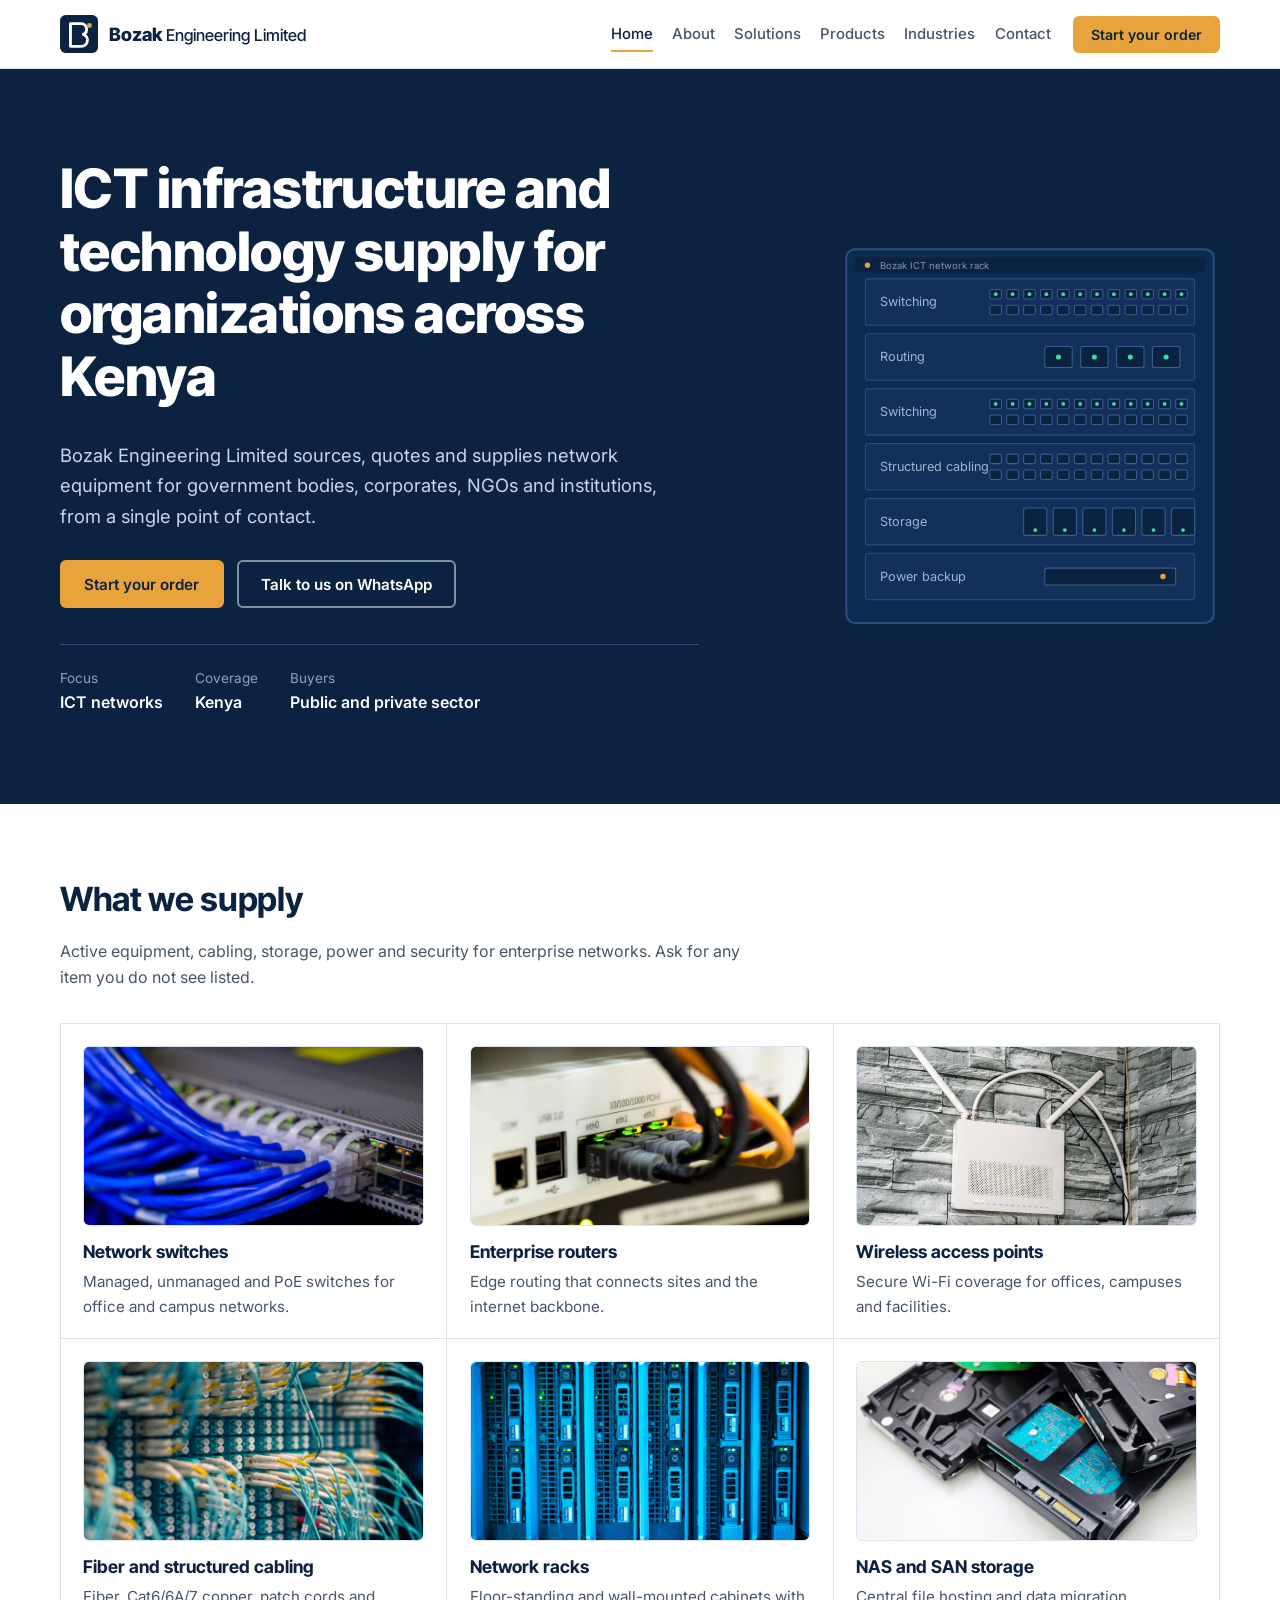
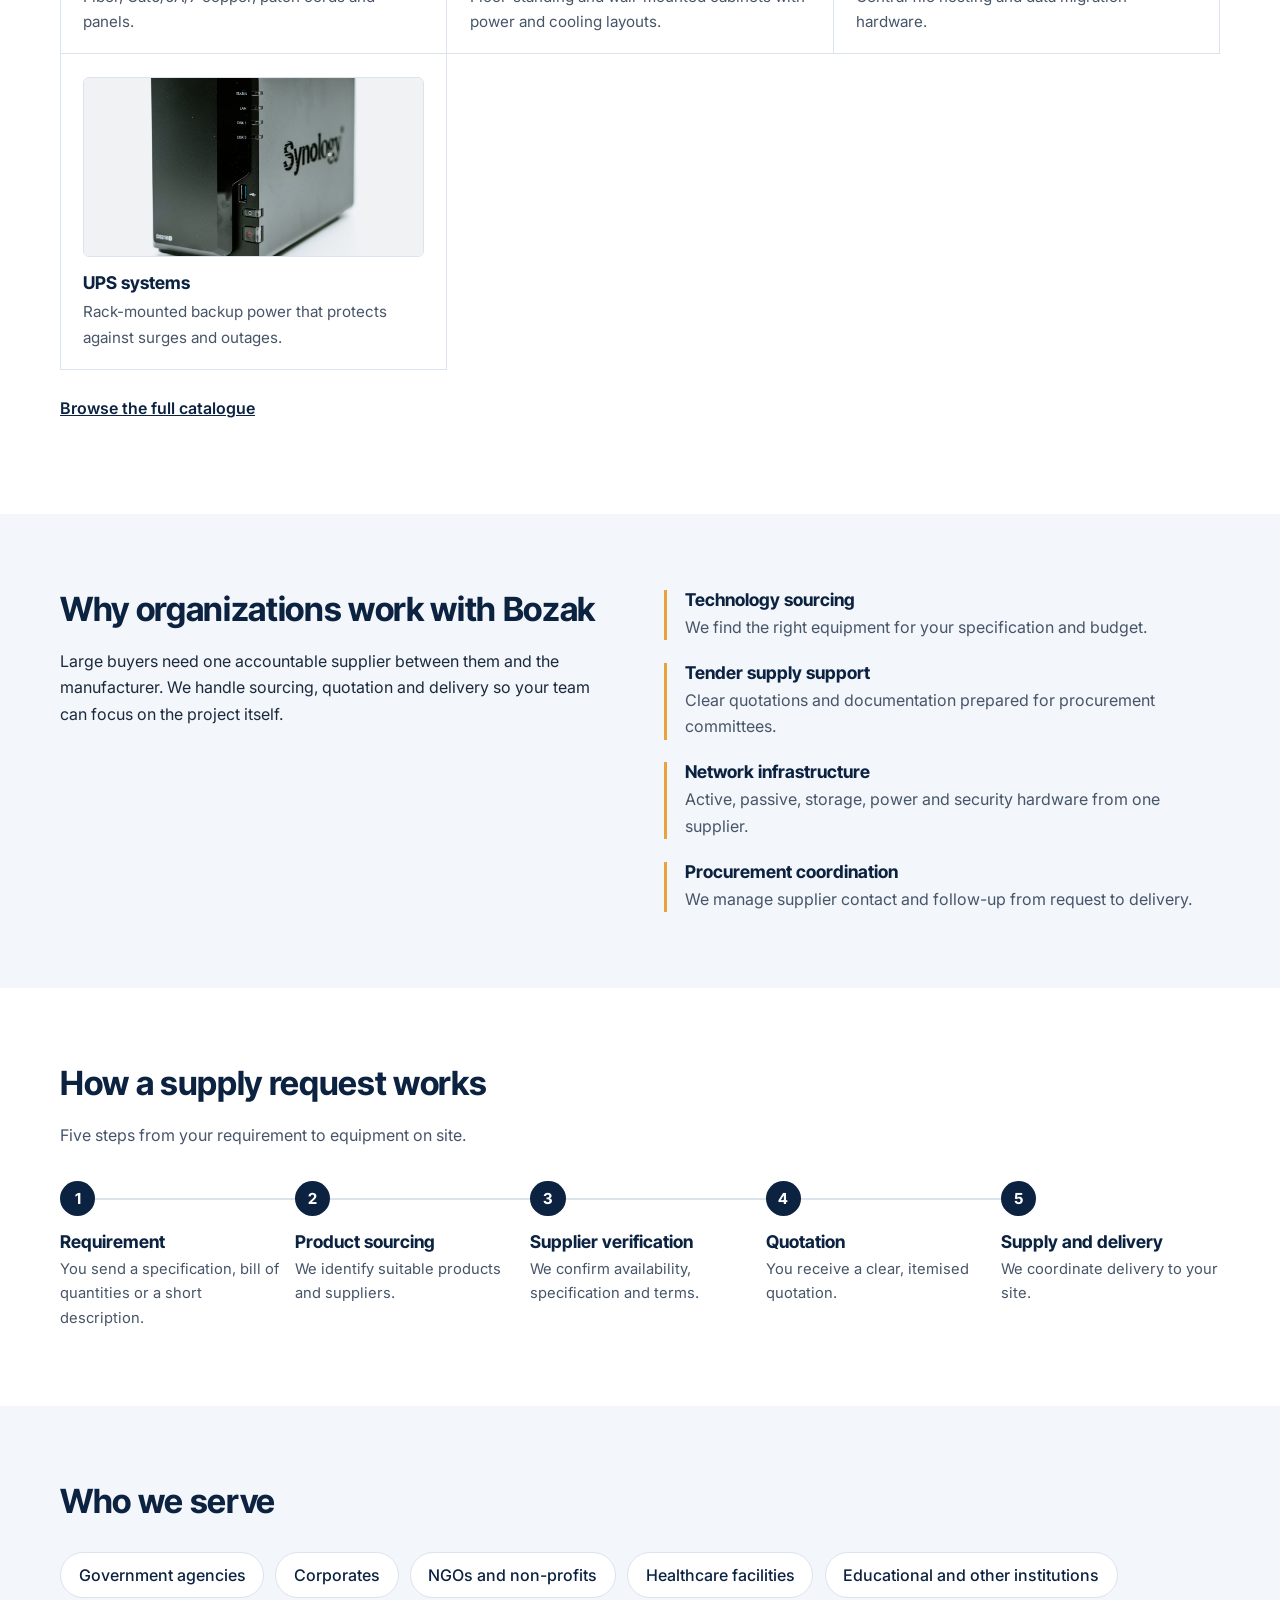
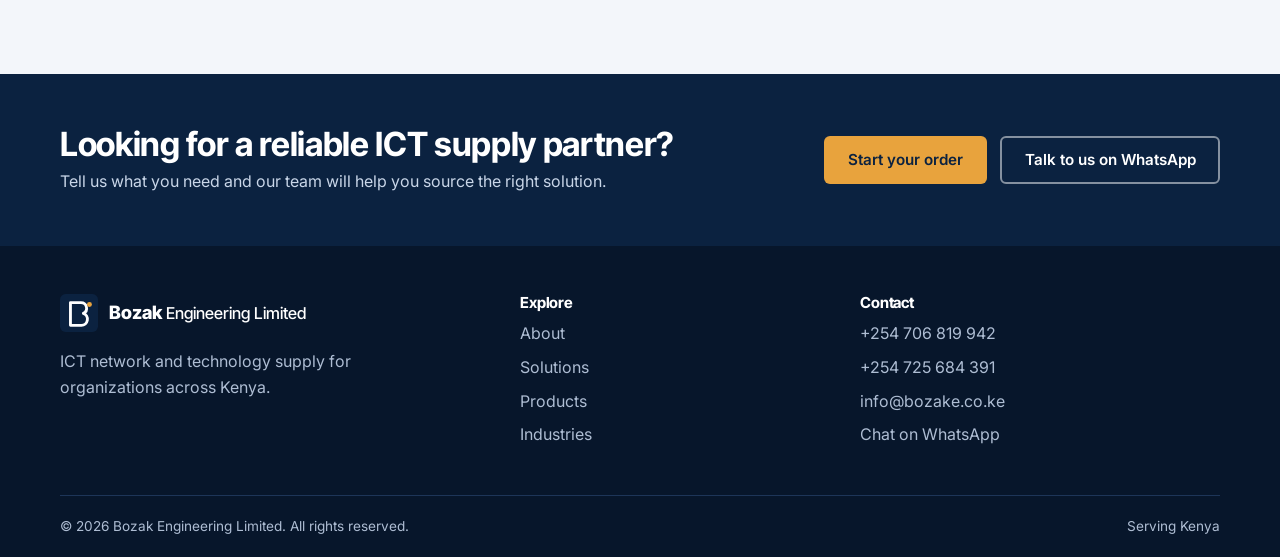
<file: index.html>
<!DOCTYPE html>
<html lang="en">
<head>
<meta charset="UTF-8">
<meta name="viewport" content="width=device-width, initial-scale=1">
<title>ICT Network & Technology Supply in Kenya | Bozak Engineering Limited</title>
<meta name="description" content="Bozak Engineering Limited supplies ICT network equipment and technology to government, corporate and institutional buyers across Kenya.">
<meta name="theme-color" content="#0B2240">
<link rel="preconnect" href="https://fonts.googleapis.com">
<link rel="preconnect" href="https://fonts.gstatic.com" crossorigin>
<link href="https://fonts.googleapis.com/css2?family=Inter:wght@400;500;600;700&family=Inter+Tight:wght@600;700;800&display=swap" rel="stylesheet">
<link rel="stylesheet" href="css/style.css">
<link rel="stylesheet" href="css/responsive.css">
</head>
<body>
<a class="skip" href="#main">Skip to content</a>
<header class="site-header">
  <div class="container bar">
    <a class="brand" href="index.html" aria-label="Bozak Engineering Limited home"><svg class="logo-mark" viewBox="0 0 40 40" aria-hidden="true"><rect width="40" height="40" rx="6" fill="#0B2240"/><path d="M11 9h11a6 6 0 0 1 2.6 11.4A6.5 6.5 0 0 1 22.5 33H11z" fill="none" stroke="#fff" stroke-width="3" stroke-linejoin="round"/><circle cx="31" cy="11" r="2.6" fill="#E8A33D"/></svg><span class="brand-text"><strong>Bozak</strong> Engineering Limited</span></a>
    <button class="nav-toggle" aria-expanded="false" aria-controls="primary-nav" aria-label="Open menu"><span></span><span></span><span></span></button>
    <nav id="primary-nav" class="primary-nav" aria-label="Main">
      <ul><li><a href="index.html" aria-current="page">Home</a></li><li><a href="about.html">About</a></li><li><a href="services.html">Solutions</a></li><li><a href="products.html">Products</a></li><li><a href="industries.html">Industries</a></li><li><a href="contact.html">Contact</a></li></ul>
      <a class="btn btn-amber btn-sm" href="contact.html#quote">Start your order</a>
    </nav>
  </div>
</header>
<main id="main">

<section class="hero">
  <div class="container hero-grid">
    <div class="hero-copy">
      <h1>ICT infrastructure and technology supply for organizations across Kenya</h1>
      <p class="lead">Bozak Engineering Limited sources, quotes and supplies network equipment for government bodies, corporates, NGOs and institutions, from a single point of contact.</p>
      <div class="hero-actions">
        <a class="btn btn-amber" href="contact.html#quote">Start your order</a>
        <a class="btn btn-ghost-light" href="https://wa.me/254706819942?text=Hello%20Bozak%20Engineering%2C%20I%20would%20like%20a%20quotation." target="_blank" rel="noopener">Talk to us on WhatsApp</a>
      </div>
      <dl class="hero-facts">
        <div><dt>Focus</dt><dd>ICT networks</dd></div>
        <div><dt>Coverage</dt><dd>Kenya</dd></div>
        <div><dt>Buyers</dt><dd>Public and private sector</dd></div>
      </dl>
    </div>
    <div class="hero-visual"><svg class="rack" viewBox="0 0 360 366" role="img" aria-label="Illustration of a network equipment rack with switches, router, cabling panel, storage and power backup"><rect x="6" y="6" width="348" height="354" rx="8" fill="#0d2a50" stroke="#2b4d80" stroke-width="2"/><rect x="14" y="14" width="332" height="14" rx="3" fill="#0B2240"/><circle cx="26" cy="21" r="2.5" fill="#E8A33D"/><text x="38" y="25" fill="#7f97b8" font-size="9" font-family="Inter,sans-serif">Bozak ICT network rack</text><g transform="translate(24,34)"><rect width="312" height="44" rx="3" fill="#13305a" stroke="#2b4d80"/><text x="14" y="26" fill="#9fb4d1" font-size="12" font-family="Inter,sans-serif">Switching</text><rect x="118" y="10" width="11" height="9" rx="1.5" fill="#0B2240" stroke="#3a5d93"/><rect x="118" y="25" width="11" height="9" rx="1.5" fill="#0B2240" stroke="#3a5d93"/><circle class="led" style="--d:0.07s" cx="123.5" cy="14.5" r="1.8" fill="#3DDC97"/><rect x="134" y="10" width="11" height="9" rx="1.5" fill="#0B2240" stroke="#3a5d93"/><rect x="134" y="25" width="11" height="9" rx="1.5" fill="#0B2240" stroke="#3a5d93"/><circle class="led" style="--d:0.14s" cx="139.5" cy="14.5" r="1.8" fill="#3DDC97"/><rect x="150" y="10" width="11" height="9" rx="1.5" fill="#0B2240" stroke="#3a5d93"/><rect x="150" y="25" width="11" height="9" rx="1.5" fill="#0B2240" stroke="#3a5d93"/><circle class="led" style="--d:0.21s" cx="155.5" cy="14.5" r="1.8" fill="#3DDC97"/><rect x="166" y="10" width="11" height="9" rx="1.5" fill="#0B2240" stroke="#3a5d93"/><rect x="166" y="25" width="11" height="9" rx="1.5" fill="#0B2240" stroke="#3a5d93"/><circle class="led" style="--d:0.28s" cx="171.5" cy="14.5" r="1.8" fill="#3DDC97"/><rect x="182" y="10" width="11" height="9" rx="1.5" fill="#0B2240" stroke="#3a5d93"/><rect x="182" y="25" width="11" height="9" rx="1.5" fill="#0B2240" stroke="#3a5d93"/><circle class="led" style="--d:0.35s" cx="187.5" cy="14.5" r="1.8" fill="#3DDC97"/><rect x="198" y="10" width="11" height="9" rx="1.5" fill="#0B2240" stroke="#3a5d93"/><rect x="198" y="25" width="11" height="9" rx="1.5" fill="#0B2240" stroke="#3a5d93"/><circle class="led" style="--d:0.42s" cx="203.5" cy="14.5" r="1.8" fill="#3DDC97"/><rect x="214" y="10" width="11" height="9" rx="1.5" fill="#0B2240" stroke="#3a5d93"/><rect x="214" y="25" width="11" height="9" rx="1.5" fill="#0B2240" stroke="#3a5d93"/><circle class="led" style="--d:0.49s" cx="219.5" cy="14.5" r="1.8" fill="#3DDC97"/><rect x="230" y="10" width="11" height="9" rx="1.5" fill="#0B2240" stroke="#3a5d93"/><rect x="230" y="25" width="11" height="9" rx="1.5" fill="#0B2240" stroke="#3a5d93"/><circle class="led" style="--d:0.56s" cx="235.5" cy="14.5" r="1.8" fill="#3DDC97"/><rect x="246" y="10" width="11" height="9" rx="1.5" fill="#0B2240" stroke="#3a5d93"/><rect x="246" y="25" width="11" height="9" rx="1.5" fill="#0B2240" stroke="#3a5d93"/><circle class="led" style="--d:0.63s" cx="251.5" cy="14.5" r="1.8" fill="#3DDC97"/><rect x="262" y="10" width="11" height="9" rx="1.5" fill="#0B2240" stroke="#3a5d93"/><rect x="262" y="25" width="11" height="9" rx="1.5" fill="#0B2240" stroke="#3a5d93"/><circle class="led" style="--d:0.70s" cx="267.5" cy="14.5" r="1.8" fill="#3DDC97"/><rect x="278" y="10" width="11" height="9" rx="1.5" fill="#0B2240" stroke="#3a5d93"/><rect x="278" y="25" width="11" height="9" rx="1.5" fill="#0B2240" stroke="#3a5d93"/><circle class="led" style="--d:0.77s" cx="283.5" cy="14.5" r="1.8" fill="#3DDC97"/><rect x="294" y="10" width="11" height="9" rx="1.5" fill="#0B2240" stroke="#3a5d93"/><rect x="294" y="25" width="11" height="9" rx="1.5" fill="#0B2240" stroke="#3a5d93"/><circle class="led" style="--d:0.84s" cx="299.5" cy="14.5" r="1.8" fill="#3DDC97"/></g><g transform="translate(24,86)"><rect width="312" height="44" rx="3" fill="#13305a" stroke="#2b4d80"/><text x="14" y="26" fill="#9fb4d1" font-size="12" font-family="Inter,sans-serif">Routing</text><rect x="170" y="12" width="26" height="20" rx="2" fill="#0B2240" stroke="#3a5d93"/><circle class="led" style="--d:0.91s" cx="183" cy="22" r="2.4" fill="#3DDC97"/><rect x="204" y="12" width="26" height="20" rx="2" fill="#0B2240" stroke="#3a5d93"/><circle class="led" style="--d:0.98s" cx="217" cy="22" r="2.4" fill="#3DDC97"/><rect x="238" y="12" width="26" height="20" rx="2" fill="#0B2240" stroke="#3a5d93"/><circle class="led" style="--d:1.05s" cx="251" cy="22" r="2.4" fill="#3DDC97"/><rect x="272" y="12" width="26" height="20" rx="2" fill="#0B2240" stroke="#3a5d93"/><circle class="led" style="--d:1.12s" cx="285" cy="22" r="2.4" fill="#3DDC97"/></g><g transform="translate(24,138)"><rect width="312" height="44" rx="3" fill="#13305a" stroke="#2b4d80"/><text x="14" y="26" fill="#9fb4d1" font-size="12" font-family="Inter,sans-serif">Switching</text><rect x="118" y="10" width="11" height="9" rx="1.5" fill="#0B2240" stroke="#3a5d93"/><rect x="118" y="25" width="11" height="9" rx="1.5" fill="#0B2240" stroke="#3a5d93"/><circle class="led" style="--d:1.19s" cx="123.5" cy="14.5" r="1.8" fill="#3DDC97"/><rect x="134" y="10" width="11" height="9" rx="1.5" fill="#0B2240" stroke="#3a5d93"/><rect x="134" y="25" width="11" height="9" rx="1.5" fill="#0B2240" stroke="#3a5d93"/><circle class="led" style="--d:1.26s" cx="139.5" cy="14.5" r="1.8" fill="#3DDC97"/><rect x="150" y="10" width="11" height="9" rx="1.5" fill="#0B2240" stroke="#3a5d93"/><rect x="150" y="25" width="11" height="9" rx="1.5" fill="#0B2240" stroke="#3a5d93"/><circle class="led" style="--d:1.33s" cx="155.5" cy="14.5" r="1.8" fill="#3DDC97"/><rect x="166" y="10" width="11" height="9" rx="1.5" fill="#0B2240" stroke="#3a5d93"/><rect x="166" y="25" width="11" height="9" rx="1.5" fill="#0B2240" stroke="#3a5d93"/><circle class="led" style="--d:1.40s" cx="171.5" cy="14.5" r="1.8" fill="#3DDC97"/><rect x="182" y="10" width="11" height="9" rx="1.5" fill="#0B2240" stroke="#3a5d93"/><rect x="182" y="25" width="11" height="9" rx="1.5" fill="#0B2240" stroke="#3a5d93"/><circle class="led" style="--d:1.47s" cx="187.5" cy="14.5" r="1.8" fill="#3DDC97"/><rect x="198" y="10" width="11" height="9" rx="1.5" fill="#0B2240" stroke="#3a5d93"/><rect x="198" y="25" width="11" height="9" rx="1.5" fill="#0B2240" stroke="#3a5d93"/><circle class="led" style="--d:1.54s" cx="203.5" cy="14.5" r="1.8" fill="#3DDC97"/><rect x="214" y="10" width="11" height="9" rx="1.5" fill="#0B2240" stroke="#3a5d93"/><rect x="214" y="25" width="11" height="9" rx="1.5" fill="#0B2240" stroke="#3a5d93"/><circle class="led" style="--d:1.61s" cx="219.5" cy="14.5" r="1.8" fill="#3DDC97"/><rect x="230" y="10" width="11" height="9" rx="1.5" fill="#0B2240" stroke="#3a5d93"/><rect x="230" y="25" width="11" height="9" rx="1.5" fill="#0B2240" stroke="#3a5d93"/><circle class="led" style="--d:1.68s" cx="235.5" cy="14.5" r="1.8" fill="#3DDC97"/><rect x="246" y="10" width="11" height="9" rx="1.5" fill="#0B2240" stroke="#3a5d93"/><rect x="246" y="25" width="11" height="9" rx="1.5" fill="#0B2240" stroke="#3a5d93"/><circle class="led" style="--d:1.75s" cx="251.5" cy="14.5" r="1.8" fill="#3DDC97"/><rect x="262" y="10" width="11" height="9" rx="1.5" fill="#0B2240" stroke="#3a5d93"/><rect x="262" y="25" width="11" height="9" rx="1.5" fill="#0B2240" stroke="#3a5d93"/><circle class="led" style="--d:1.82s" cx="267.5" cy="14.5" r="1.8" fill="#3DDC97"/><rect x="278" y="10" width="11" height="9" rx="1.5" fill="#0B2240" stroke="#3a5d93"/><rect x="278" y="25" width="11" height="9" rx="1.5" fill="#0B2240" stroke="#3a5d93"/><circle class="led" style="--d:1.89s" cx="283.5" cy="14.5" r="1.8" fill="#3DDC97"/><rect x="294" y="10" width="11" height="9" rx="1.5" fill="#0B2240" stroke="#3a5d93"/><rect x="294" y="25" width="11" height="9" rx="1.5" fill="#0B2240" stroke="#3a5d93"/><circle class="led" style="--d:1.96s" cx="299.5" cy="14.5" r="1.8" fill="#3DDC97"/></g><g transform="translate(24,190)"><rect width="312" height="44" rx="3" fill="#13305a" stroke="#2b4d80"/><text x="14" y="26" fill="#9fb4d1" font-size="12" font-family="Inter,sans-serif">Structured cabling</text><rect x="118" y="10" width="11" height="9" rx="1.5" fill="#0B2240" stroke="#3a5d93"/><rect x="118" y="25" width="11" height="9" rx="1.5" fill="#0B2240" stroke="#3a5d93"/><rect x="134" y="10" width="11" height="9" rx="1.5" fill="#0B2240" stroke="#3a5d93"/><rect x="134" y="25" width="11" height="9" rx="1.5" fill="#0B2240" stroke="#3a5d93"/><rect x="150" y="10" width="11" height="9" rx="1.5" fill="#0B2240" stroke="#3a5d93"/><rect x="150" y="25" width="11" height="9" rx="1.5" fill="#0B2240" stroke="#3a5d93"/><rect x="166" y="10" width="11" height="9" rx="1.5" fill="#0B2240" stroke="#3a5d93"/><rect x="166" y="25" width="11" height="9" rx="1.5" fill="#0B2240" stroke="#3a5d93"/><rect x="182" y="10" width="11" height="9" rx="1.5" fill="#0B2240" stroke="#3a5d93"/><rect x="182" y="25" width="11" height="9" rx="1.5" fill="#0B2240" stroke="#3a5d93"/><rect x="198" y="10" width="11" height="9" rx="1.5" fill="#0B2240" stroke="#3a5d93"/><rect x="198" y="25" width="11" height="9" rx="1.5" fill="#0B2240" stroke="#3a5d93"/><rect x="214" y="10" width="11" height="9" rx="1.5" fill="#0B2240" stroke="#3a5d93"/><rect x="214" y="25" width="11" height="9" rx="1.5" fill="#0B2240" stroke="#3a5d93"/><rect x="230" y="10" width="11" height="9" rx="1.5" fill="#0B2240" stroke="#3a5d93"/><rect x="230" y="25" width="11" height="9" rx="1.5" fill="#0B2240" stroke="#3a5d93"/><rect x="246" y="10" width="11" height="9" rx="1.5" fill="#0B2240" stroke="#3a5d93"/><rect x="246" y="25" width="11" height="9" rx="1.5" fill="#0B2240" stroke="#3a5d93"/><rect x="262" y="10" width="11" height="9" rx="1.5" fill="#0B2240" stroke="#3a5d93"/><rect x="262" y="25" width="11" height="9" rx="1.5" fill="#0B2240" stroke="#3a5d93"/><rect x="278" y="10" width="11" height="9" rx="1.5" fill="#0B2240" stroke="#3a5d93"/><rect x="278" y="25" width="11" height="9" rx="1.5" fill="#0B2240" stroke="#3a5d93"/><rect x="294" y="10" width="11" height="9" rx="1.5" fill="#0B2240" stroke="#3a5d93"/><rect x="294" y="25" width="11" height="9" rx="1.5" fill="#0B2240" stroke="#3a5d93"/></g><g transform="translate(24,242)"><rect width="312" height="44" rx="3" fill="#13305a" stroke="#2b4d80"/><text x="14" y="26" fill="#9fb4d1" font-size="12" font-family="Inter,sans-serif">Storage</text><rect x="150" y="9" width="22" height="26" rx="2" fill="#0B2240" stroke="#3a5d93"/><circle class="led" style="--d:2.03s" cx="161" cy="30" r="1.8" fill="#3DDC97"/><rect x="178" y="9" width="22" height="26" rx="2" fill="#0B2240" stroke="#3a5d93"/><circle class="led" style="--d:2.10s" cx="189" cy="30" r="1.8" fill="#3DDC97"/><rect x="206" y="9" width="22" height="26" rx="2" fill="#0B2240" stroke="#3a5d93"/><circle class="led" style="--d:2.17s" cx="217" cy="30" r="1.8" fill="#3DDC97"/><rect x="234" y="9" width="22" height="26" rx="2" fill="#0B2240" stroke="#3a5d93"/><circle class="led" style="--d:2.24s" cx="245" cy="30" r="1.8" fill="#3DDC97"/><rect x="262" y="9" width="22" height="26" rx="2" fill="#0B2240" stroke="#3a5d93"/><circle class="led" style="--d:2.31s" cx="273" cy="30" r="1.8" fill="#3DDC97"/><rect x="290" y="9" width="22" height="26" rx="2" fill="#0B2240" stroke="#3a5d93"/><circle class="led" style="--d:2.38s" cx="301" cy="30" r="1.8" fill="#3DDC97"/></g><g transform="translate(24,294)"><rect width="312" height="44" rx="3" fill="#13305a" stroke="#2b4d80"/><text x="14" y="26" fill="#9fb4d1" font-size="12" font-family="Inter,sans-serif">Power backup</text><rect x="170" y="14" width="124" height="16" rx="2" fill="#0B2240" stroke="#3a5d93"/><circle class="led amber" style="--d:2.38s" cx="282" cy="22" r="2.6" fill="#E8A33D"/></g></svg></div>
  </div>
</section>

<section class="section">
  <div class="container">
    <div class="section-head"><h2>What we supply</h2><p>Active equipment, cabling, storage, power and security for enterprise networks. Ask for any item you do not see listed.</p></div>
    <ul class="supply-grid">
      <li class="supply-item"><img src="assets/images/Network switches.jpg" alt="Network switches" loading="lazy"><h3>Network switches</h3><p>Managed, unmanaged and PoE switches for office and campus networks.</p></li>
      <li class="supply-item"><img src="assets/images/Enterprise routers.jpg" alt="Enterprise routers" loading="lazy"><h3>Enterprise routers</h3><p>Edge routing that connects sites and the internet backbone.</p></li>
      <li class="supply-item"><img src="assets/images/Wireless access points.jpg" alt="Wireless access points" loading="lazy"><h3>Wireless access points</h3><p>Secure Wi-Fi coverage for offices, campuses and facilities.</p></li>
      <li class="supply-item"><img src="assets/images/Fiber and structured cabling.jpg" alt="Fiber and structured cabling" loading="lazy"><h3>Fiber and structured cabling</h3><p>Fiber, Cat6/6A/7 copper, patch cords and panels.</p></li>
      <li class="supply-item"><img src="assets/images/Network racks.jpg" alt="Network racks" loading="lazy"><h3>Network racks</h3><p>Floor-standing and wall-mounted cabinets with power and cooling layouts.</p></li>
      <li class="supply-item"><img src="assets/images/NAS and SAN storage.jpg" alt="NAS and SAN storage" loading="lazy"><h3>NAS and SAN storage</h3><p>Central file hosting and data migration hardware.</p></li>
      <li class="supply-item"><img src="assets/images/UPS systems.avif" alt="UPS systems" loading="lazy"><h3>UPS systems</h3><p>Rack-mounted backup power that protects against surges and outages.</p></li>
    </ul>
    <p class="section-link"><a class="link" href="products.html">Browse the full catalogue</a></p>
  </div>
</section>

<section class="section section-tint">
  <div class="container split">
    <div>
      <h2>Why organizations work with Bozak</h2>
      <p>Large buyers need one accountable supplier between them and the manufacturer. We handle sourcing, quotation and delivery so your team can focus on the project itself.</p>
    </div>
    <ul class="why-list">
      <li><h3>Technology sourcing</h3><p>We find the right equipment for your specification and budget.</p></li>
      <li><h3>Tender supply support</h3><p>Clear quotations and documentation prepared for procurement committees.</p></li>
      <li><h3>Network infrastructure</h3><p>Active, passive, storage, power and security hardware from one supplier.</p></li>
      <li><h3>Procurement coordination</h3><p>We manage supplier contact and follow-up from request to delivery.</p></li>
    </ul>
  </div>
</section>

<section class="section">
  <div class="container">
    <div class="section-head"><h2>How a supply request works</h2><p>Five steps from your requirement to equipment on site.</p></div>
    <ol class="steps">
      <li><h3>Requirement</h3><p>You send a specification, bill of quantities or a short description.</p></li>
      <li><h3>Product sourcing</h3><p>We identify suitable products and suppliers.</p></li>
      <li><h3>Supplier verification</h3><p>We confirm availability, specification and terms.</p></li>
      <li><h3>Quotation</h3><p>You receive a clear, itemised quotation.</p></li>
      <li><h3>Supply and delivery</h3><p>We coordinate delivery to your site.</p></li>
    </ol>
  </div>
</section>

<section class="section section-tint">
  <div class="container">
    <div class="section-head"><h2>Who we serve</h2></div>
    <ul class="chips"><li>Government agencies</li><li>Corporates</li><li>NGOs and non-profits</li><li>Healthcare facilities</li><li>Educational and other institutions</li></ul>
  </div>
</section>

<section class="cta-band"><div class="container cta-in">
<div><h2>Looking for a reliable ICT supply partner?</h2><p>Tell us what you need and our team will help you source the right solution.</p></div>
<div class="cta-actions"><a class="btn btn-amber" href="contact.html#quote">Start your order</a><a class="btn btn-ghost-light" href="https://wa.me/254706819942" target="_blank" rel="noopener">Talk to us on WhatsApp</a></div>
</div></section>

</main>
<footer class="site-footer">
  <div class="container foot-grid">
    <div>
      <a class="brand brand-light" href="index.html"><svg class="logo-mark" viewBox="0 0 40 40" aria-hidden="true"><rect width="40" height="40" rx="6" fill="#0B2240"/><path d="M11 9h11a6 6 0 0 1 2.6 11.4A6.5 6.5 0 0 1 22.5 33H11z" fill="none" stroke="#fff" stroke-width="3" stroke-linejoin="round"/><circle cx="31" cy="11" r="2.6" fill="#E8A33D"/></svg><span class="brand-text"><strong>Bozak</strong> Engineering Limited</span></a>
      <p class="foot-about">ICT network and technology supply for organizations across Kenya.</p>
    </div>
    <div>
      <h4>Explore</h4>
      <ul><li><a href="about.html">About</a></li><li><a href="services.html">Solutions</a></li><li><a href="products.html">Products</a></li><li><a href="industries.html">Industries</a></li></ul>
    </div>
    <div>
      <h4>Contact</h4>
      <ul>
        <li><a href="tel:+254706819942">+254 706 819 942</a></li>
        <li><a href="tel:+254725684391">+254 725 684 391</a></li>
        <li><a href="mailto:info@bozake.co.ke">info@bozake.co.ke</a></li>
        <li><a href="https://wa.me/254706819942" target="_blank" rel="noopener">Chat on WhatsApp</a></li>
      </ul>
    </div>
  </div>
  <div class="container foot-base">
    <span>&copy; <span id="year">2026</span> Bozak Engineering Limited. All rights reserved.</span>
    <span>Serving Kenya</span>
  </div>
</footer>

<script src="js/main.js"></script>

</body>
</html>
</file>
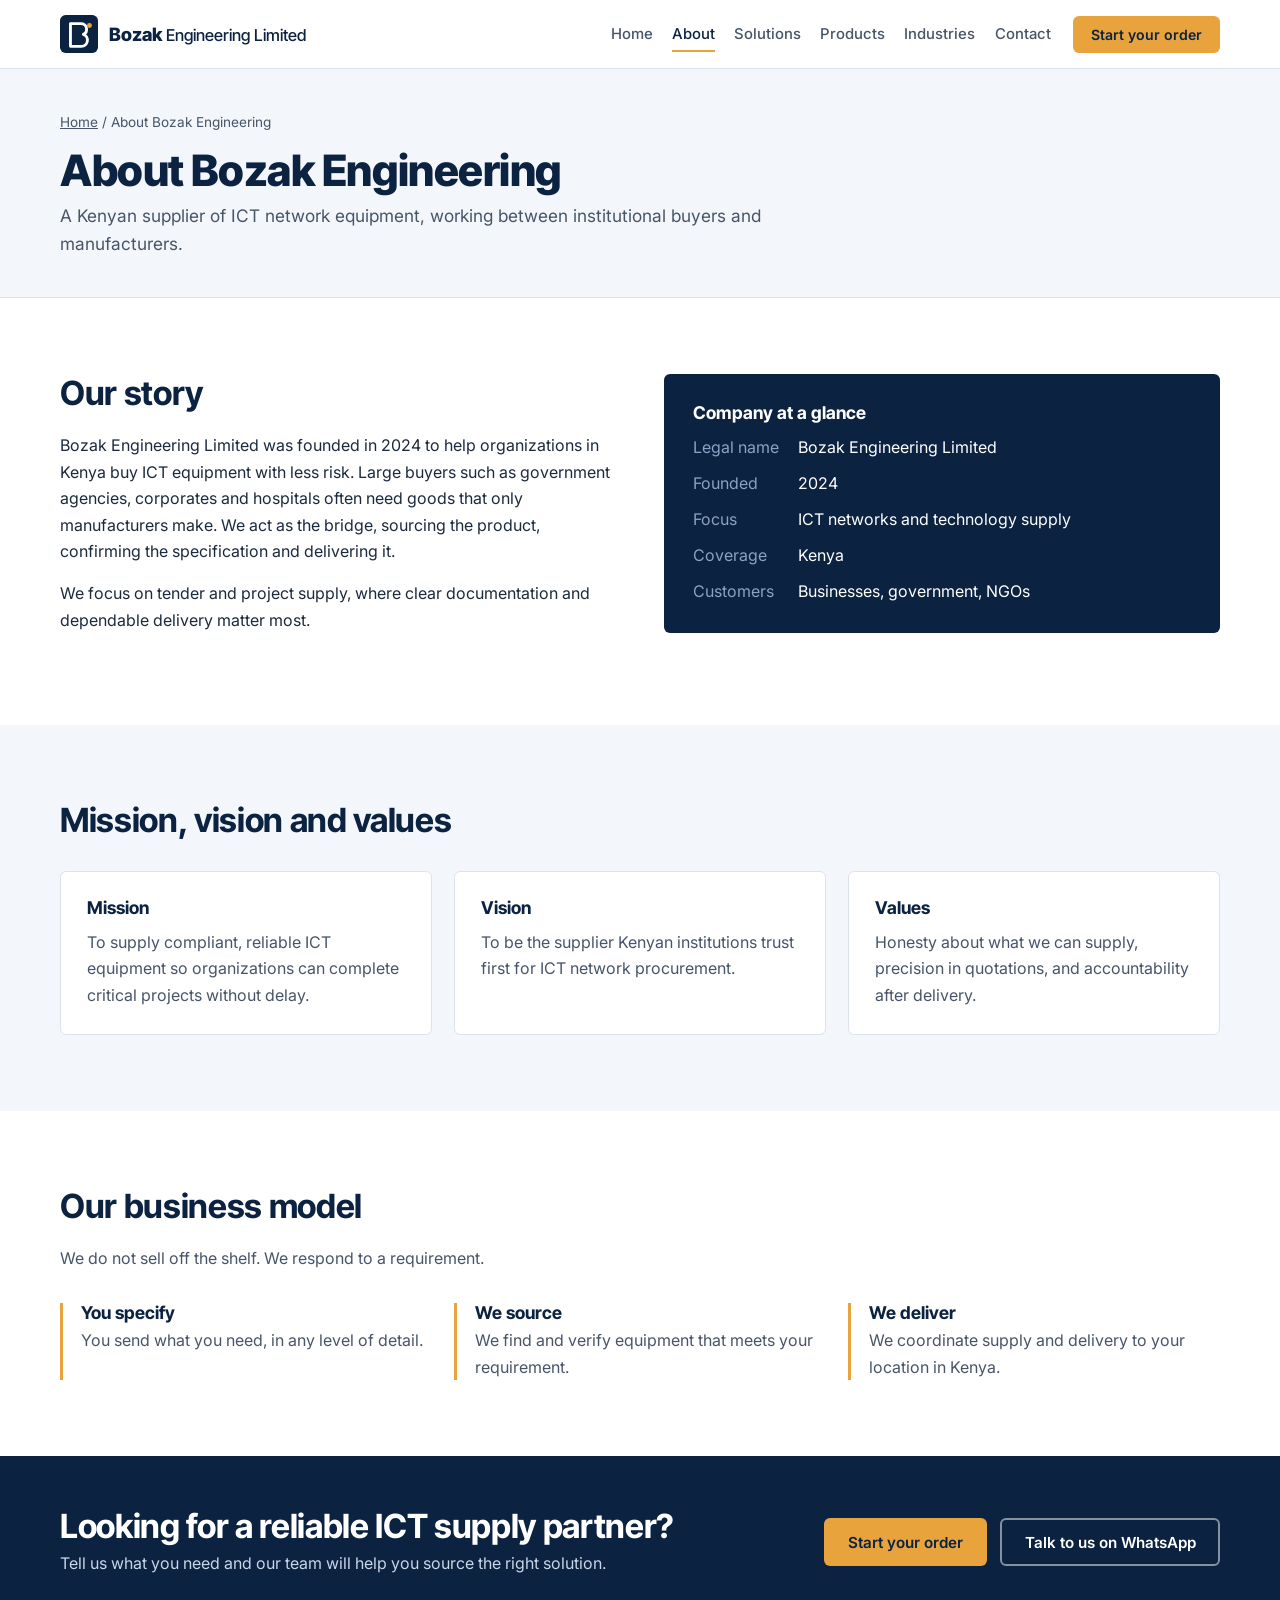
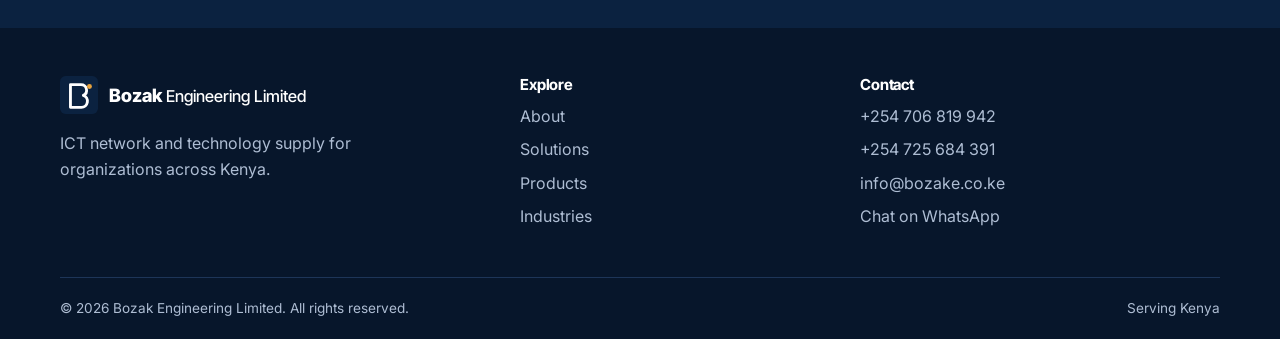
<file: about.html>
<!DOCTYPE html>
<html lang="en">
<head>
<meta charset="UTF-8">
<meta name="viewport" content="width=device-width, initial-scale=1">
<title>About Us | Bozak Engineering Limited</title>
<meta name="description" content="About Bozak Engineering Limited, an ICT network supply company serving Kenya.">
<meta name="theme-color" content="#0B2240">
<link rel="preconnect" href="https://fonts.googleapis.com">
<link rel="preconnect" href="https://fonts.gstatic.com" crossorigin>
<link href="https://fonts.googleapis.com/css2?family=Inter:wght@400;500;600;700&family=Inter+Tight:wght@600;700;800&display=swap" rel="stylesheet">
<link rel="stylesheet" href="css/style.css">
<link rel="stylesheet" href="css/responsive.css">
</head>
<body>
<a class="skip" href="#main">Skip to content</a>
<header class="site-header">
  <div class="container bar">
    <a class="brand" href="index.html" aria-label="Bozak Engineering Limited home"><svg class="logo-mark" viewBox="0 0 40 40" aria-hidden="true"><rect width="40" height="40" rx="6" fill="#0B2240"/><path d="M11 9h11a6 6 0 0 1 2.6 11.4A6.5 6.5 0 0 1 22.5 33H11z" fill="none" stroke="#fff" stroke-width="3" stroke-linejoin="round"/><circle cx="31" cy="11" r="2.6" fill="#E8A33D"/></svg><span class="brand-text"><strong>Bozak</strong> Engineering Limited</span></a>
    <button class="nav-toggle" aria-expanded="false" aria-controls="primary-nav" aria-label="Open menu"><span></span><span></span><span></span></button>
    <nav id="primary-nav" class="primary-nav" aria-label="Main">
      <ul><li><a href="index.html">Home</a></li><li><a href="about.html" aria-current="page">About</a></li><li><a href="services.html">Solutions</a></li><li><a href="products.html">Products</a></li><li><a href="industries.html">Industries</a></li><li><a href="contact.html">Contact</a></li></ul>
      <a class="btn btn-amber btn-sm" href="contact.html#quote">Start your order</a>
    </nav>
  </div>
</header>
<main id="main">
<section class="page-hero"><div class="container"><nav class="crumbs" aria-label="Breadcrumb"><a href="index.html">Home</a> / <span>About Bozak Engineering</span></nav><h1>About Bozak Engineering</h1><p class="lead">A Kenyan supplier of ICT network equipment, working between institutional buyers and manufacturers.</p></div></section>
<section class="section"><div class="container split">
<div><h2>Our story</h2>
<p>Bozak Engineering Limited was founded in 2024 to help organizations in Kenya buy ICT equipment with less risk. Large buyers such as government agencies, corporates and hospitals often need goods that only manufacturers make. We act as the bridge, sourcing the product, confirming the specification and delivering it.</p>
<p>We focus on tender and project supply, where clear documentation and dependable delivery matter most.</p></div>
<div class="facts-card"><h3>Company at a glance</h3><dl>
<dt>Legal name</dt><dd>Bozak Engineering Limited</dd>
<dt>Founded</dt><dd>2024</dd>
<dt>Focus</dt><dd>ICT networks and technology supply</dd>
<dt>Coverage</dt><dd>Kenya</dd>
<dt>Customers</dt><dd>Businesses, government, NGOs</dd></dl></div>
</div></section>
<section class="section section-tint"><div class="container">
<div class="section-head"><h2>Mission, vision and values</h2></div>
<div class="grid-3">
<article class="card"><h3>Mission</h3><p>To supply compliant, reliable ICT equipment so organizations can complete critical projects without delay.</p></article>
<article class="card"><h3>Vision</h3><p>To be the supplier Kenyan institutions trust first for ICT network procurement.</p></article>
<article class="card"><h3>Values</h3><p>Honesty about what we can supply, precision in quotations, and accountability after delivery.</p></article>
</div></div></section>
<section class="section"><div class="container">
<div class="section-head"><h2>Our business model</h2><p>We do not sell off the shelf. We respond to a requirement.</p></div>
<ul class="why-list wide">
<li><h3>You specify</h3><p>You send what you need, in any level of detail.</p></li>
<li><h3>We source</h3><p>We find and verify equipment that meets your requirement.</p></li>
<li><h3>We deliver</h3><p>We coordinate supply and delivery to your location in Kenya.</p></li></ul>
</div></section>

<section class="cta-band"><div class="container cta-in">
<div><h2>Looking for a reliable ICT supply partner?</h2><p>Tell us what you need and our team will help you source the right solution.</p></div>
<div class="cta-actions"><a class="btn btn-amber" href="contact.html#quote">Start your order</a><a class="btn btn-ghost-light" href="https://wa.me/254706819942" target="_blank" rel="noopener">Talk to us on WhatsApp</a></div>
</div></section>
</main>
<footer class="site-footer">
  <div class="container foot-grid">
    <div>
      <a class="brand brand-light" href="index.html"><svg class="logo-mark" viewBox="0 0 40 40" aria-hidden="true"><rect width="40" height="40" rx="6" fill="#0B2240"/><path d="M11 9h11a6 6 0 0 1 2.6 11.4A6.5 6.5 0 0 1 22.5 33H11z" fill="none" stroke="#fff" stroke-width="3" stroke-linejoin="round"/><circle cx="31" cy="11" r="2.6" fill="#E8A33D"/></svg><span class="brand-text"><strong>Bozak</strong> Engineering Limited</span></a>
      <p class="foot-about">ICT network and technology supply for organizations across Kenya.</p>
    </div>
    <div>
      <h4>Explore</h4>
      <ul><li><a href="about.html">About</a></li><li><a href="services.html">Solutions</a></li><li><a href="products.html">Products</a></li><li><a href="industries.html">Industries</a></li></ul>
    </div>
    <div>
      <h4>Contact</h4>
      <ul>
        <li><a href="tel:+254706819942">+254 706 819 942</a></li>
        <li><a href="tel:+254725684391">+254 725 684 391</a></li>
        <li><a href="mailto:info@bozake.co.ke">info@bozake.co.ke</a></li>
        <li><a href="https://wa.me/254706819942" target="_blank" rel="noopener">Chat on WhatsApp</a></li>
      </ul>
    </div>
  </div>
  <div class="container foot-base">
    <span>&copy; <span id="year">2026</span> Bozak Engineering Limited. All rights reserved.</span>
    <span>Serving Kenya</span>
  </div>
</footer>

<script src="js/main.js"></script>

</body>
</html>
</file>
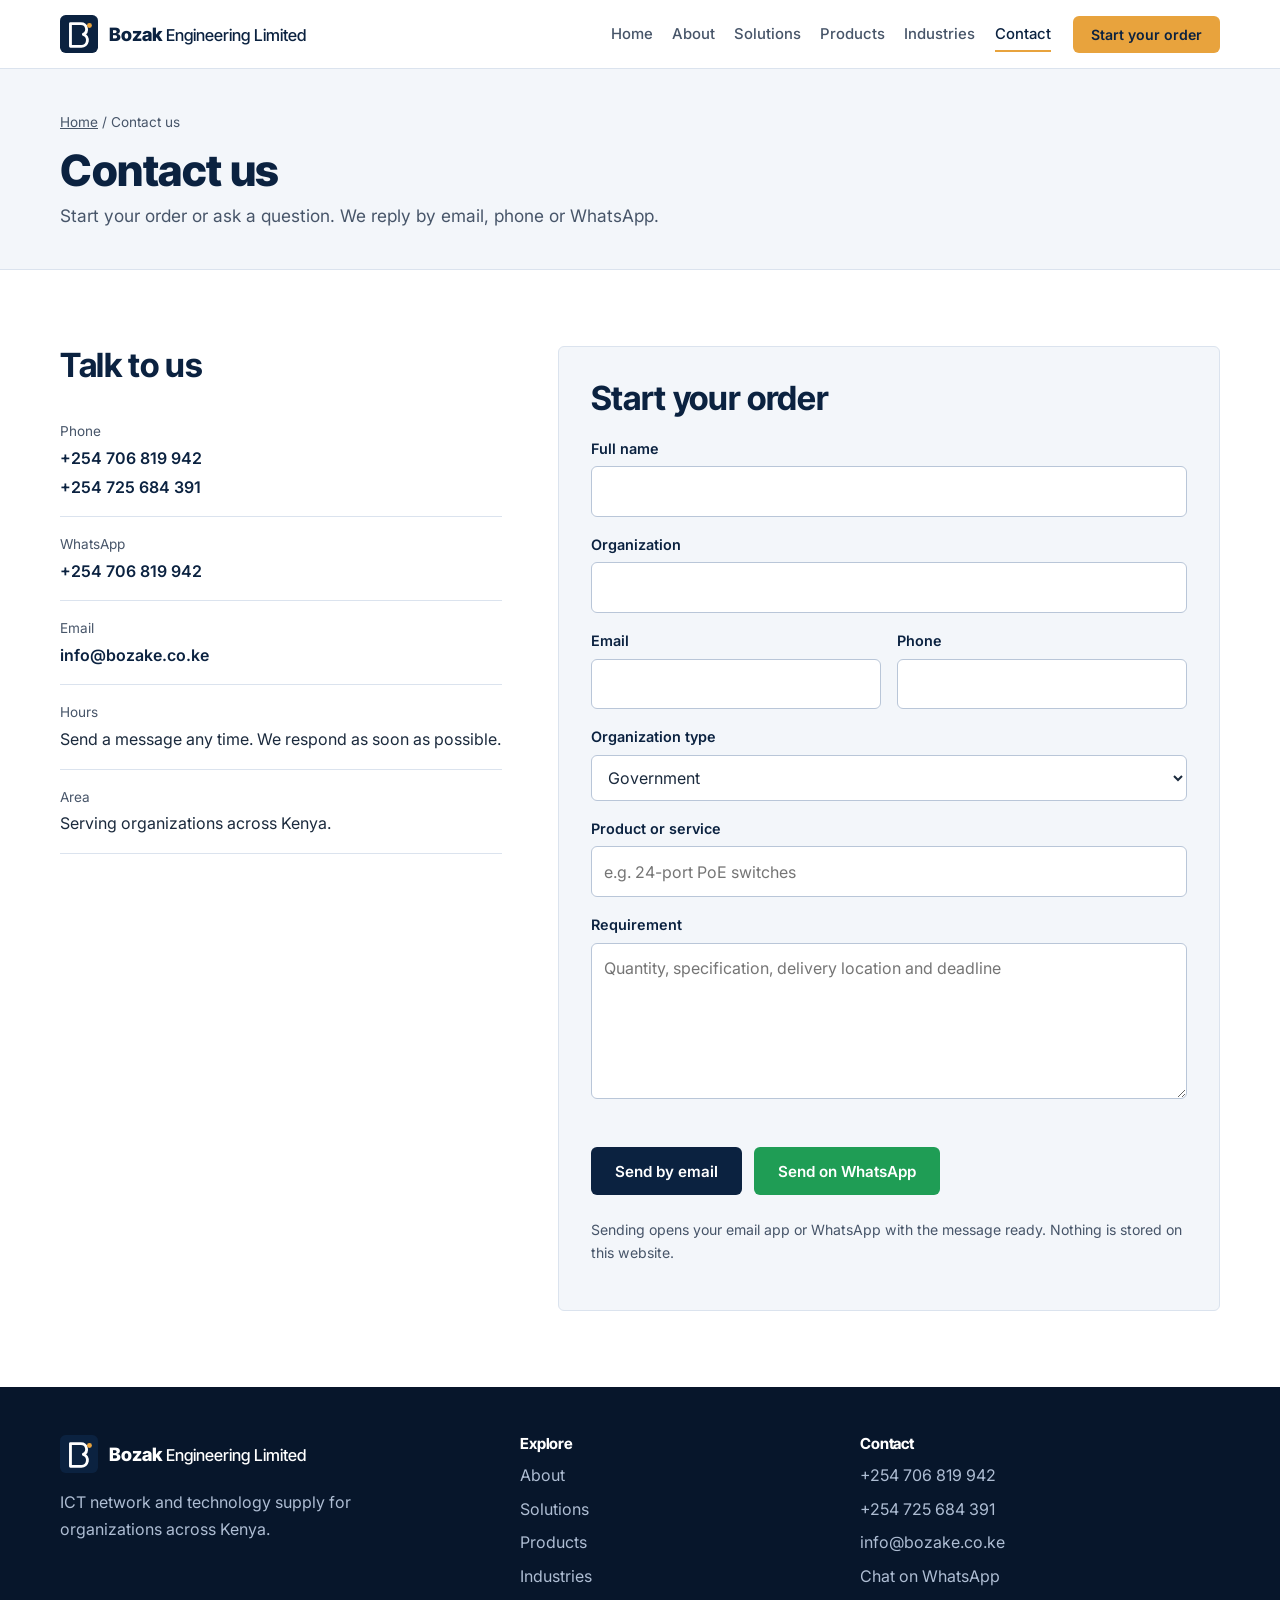
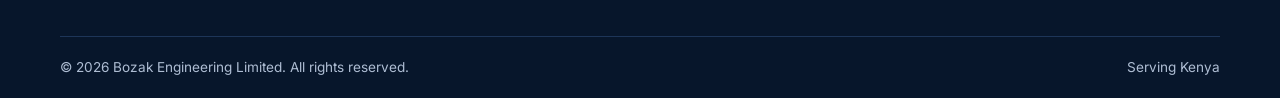
<file: contact.html>
<!DOCTYPE html>
<html lang="en">
<head>
<meta charset="UTF-8">
<meta name="viewport" content="width=device-width, initial-scale=1">
<title>Contact | Bozak Engineering Limited</title>
<meta name="description" content="Contact Bozak Engineering Limited to request a quotation for ICT network equipment.">
<meta name="theme-color" content="#0B2240">
<link rel="preconnect" href="https://fonts.googleapis.com">
<link rel="preconnect" href="https://fonts.gstatic.com" crossorigin>
<link href="https://fonts.googleapis.com/css2?family=Inter:wght@400;500;600;700&family=Inter+Tight:wght@600;700;800&display=swap" rel="stylesheet">
<link rel="stylesheet" href="css/style.css">
<link rel="stylesheet" href="css/responsive.css">
</head>
<body>
<a class="skip" href="#main">Skip to content</a>
<header class="site-header">
  <div class="container bar">
    <a class="brand" href="index.html" aria-label="Bozak Engineering Limited home"><svg class="logo-mark" viewBox="0 0 40 40" aria-hidden="true"><rect width="40" height="40" rx="6" fill="#0B2240"/><path d="M11 9h11a6 6 0 0 1 2.6 11.4A6.5 6.5 0 0 1 22.5 33H11z" fill="none" stroke="#fff" stroke-width="3" stroke-linejoin="round"/><circle cx="31" cy="11" r="2.6" fill="#E8A33D"/></svg><span class="brand-text"><strong>Bozak</strong> Engineering Limited</span></a>
    <button class="nav-toggle" aria-expanded="false" aria-controls="primary-nav" aria-label="Open menu"><span></span><span></span><span></span></button>
    <nav id="primary-nav" class="primary-nav" aria-label="Main">
      <ul><li><a href="index.html">Home</a></li><li><a href="about.html">About</a></li><li><a href="services.html">Solutions</a></li><li><a href="products.html">Products</a></li><li><a href="industries.html">Industries</a></li><li><a href="contact.html" aria-current="page">Contact</a></li></ul>
      <a class="btn btn-amber btn-sm" href="contact.html#quote">Start your order</a>
    </nav>
  </div>
</header>
<main id="main">
<section class="page-hero"><div class="container"><nav class="crumbs" aria-label="Breadcrumb"><a href="index.html">Home</a> / <span>Contact us</span></nav><h1>Contact us</h1><p class="lead">Start your order or ask a question. We reply by email, phone or WhatsApp.</p></div></section>
<section class="section"><div class="container contact-grid">
<div class="contact-info">
<h2>Talk to us</h2>
<ul class="contact-list">
<li><span>Phone</span><a href="tel:+254706819942">+254 706 819 942</a><a href="tel:+254725684391">+254 725 684 391</a></li>
<li><span>WhatsApp</span><a href="https://wa.me/254706819942" target="_blank" rel="noopener">+254 706 819 942</a></li>
<li><span>Email</span><a href="mailto:info@bozake.co.ke">info@bozake.co.ke</a></li>
<li><span>Hours</span>Send a message any time. We respond as soon as possible.</li>
<li><span>Area</span>Serving organizations across Kenya.</li>
</ul>
</div>
<div id="quote" class="form-wrap">
<h2>Start your order</h2>
<form id="quote-form" novalidate>
<div class="field"><label for="name">Full name</label><input id="name" name="name" required autocomplete="name"></div>
<div class="field"><label for="org">Organization</label><input id="org" name="org" autocomplete="organization"></div>
<div class="row">
<div class="field"><label for="email">Email</label><input id="email" name="email" type="email" required autocomplete="email"></div>
<div class="field"><label for="phone">Phone</label><input id="phone" name="phone" type="tel" autocomplete="tel"></div>
</div>
<div class="field"><label for="type">Organization type</label><select id="type" name="type"><option>Government</option><option>Corporate</option><option>NGO</option><option>Healthcare</option><option>Education or institution</option><option>Other</option></select></div>
<div class="field"><label for="product">Product or service</label><input id="product" name="product" placeholder="e.g. 24-port PoE switches"></div>
<div class="field"><label for="message">Requirement</label><textarea id="message" name="message" rows="5" required placeholder="Quantity, specification, delivery location and deadline"></textarea></div>
<p id="form-msg" class="form-msg" role="alert" aria-live="polite"></p>
<div class="form-actions"><button type="submit" class="btn btn-navy" data-mode="email">Send by email</button><button type="button" id="send-wa" class="btn btn-wa">Send on WhatsApp</button></div>
<p class="note">Sending opens your email app or WhatsApp with the message ready. Nothing is stored on this website.</p>
</form></div></div></section>
</main>
<footer class="site-footer">
  <div class="container foot-grid">
    <div>
      <a class="brand brand-light" href="index.html"><svg class="logo-mark" viewBox="0 0 40 40" aria-hidden="true"><rect width="40" height="40" rx="6" fill="#0B2240"/><path d="M11 9h11a6 6 0 0 1 2.6 11.4A6.5 6.5 0 0 1 22.5 33H11z" fill="none" stroke="#fff" stroke-width="3" stroke-linejoin="round"/><circle cx="31" cy="11" r="2.6" fill="#E8A33D"/></svg><span class="brand-text"><strong>Bozak</strong> Engineering Limited</span></a>
      <p class="foot-about">ICT network and technology supply for organizations across Kenya.</p>
    </div>
    <div>
      <h4>Explore</h4>
      <ul><li><a href="about.html">About</a></li><li><a href="services.html">Solutions</a></li><li><a href="products.html">Products</a></li><li><a href="industries.html">Industries</a></li></ul>
    </div>
    <div>
      <h4>Contact</h4>
      <ul>
        <li><a href="tel:+254706819942">+254 706 819 942</a></li>
        <li><a href="tel:+254725684391">+254 725 684 391</a></li>
        <li><a href="mailto:info@bozake.co.ke">info@bozake.co.ke</a></li>
        <li><a href="https://wa.me/254706819942" target="_blank" rel="noopener">Chat on WhatsApp</a></li>
      </ul>
    </div>
  </div>
  <div class="container foot-base">
    <span>&copy; <span id="year">2026</span> Bozak Engineering Limited. All rights reserved.</span>
    <span>Serving Kenya</span>
  </div>
</footer>

<script src="js/main.js"></script>
<script src="js/contact.js"></script>
</body>
</html>
</file>
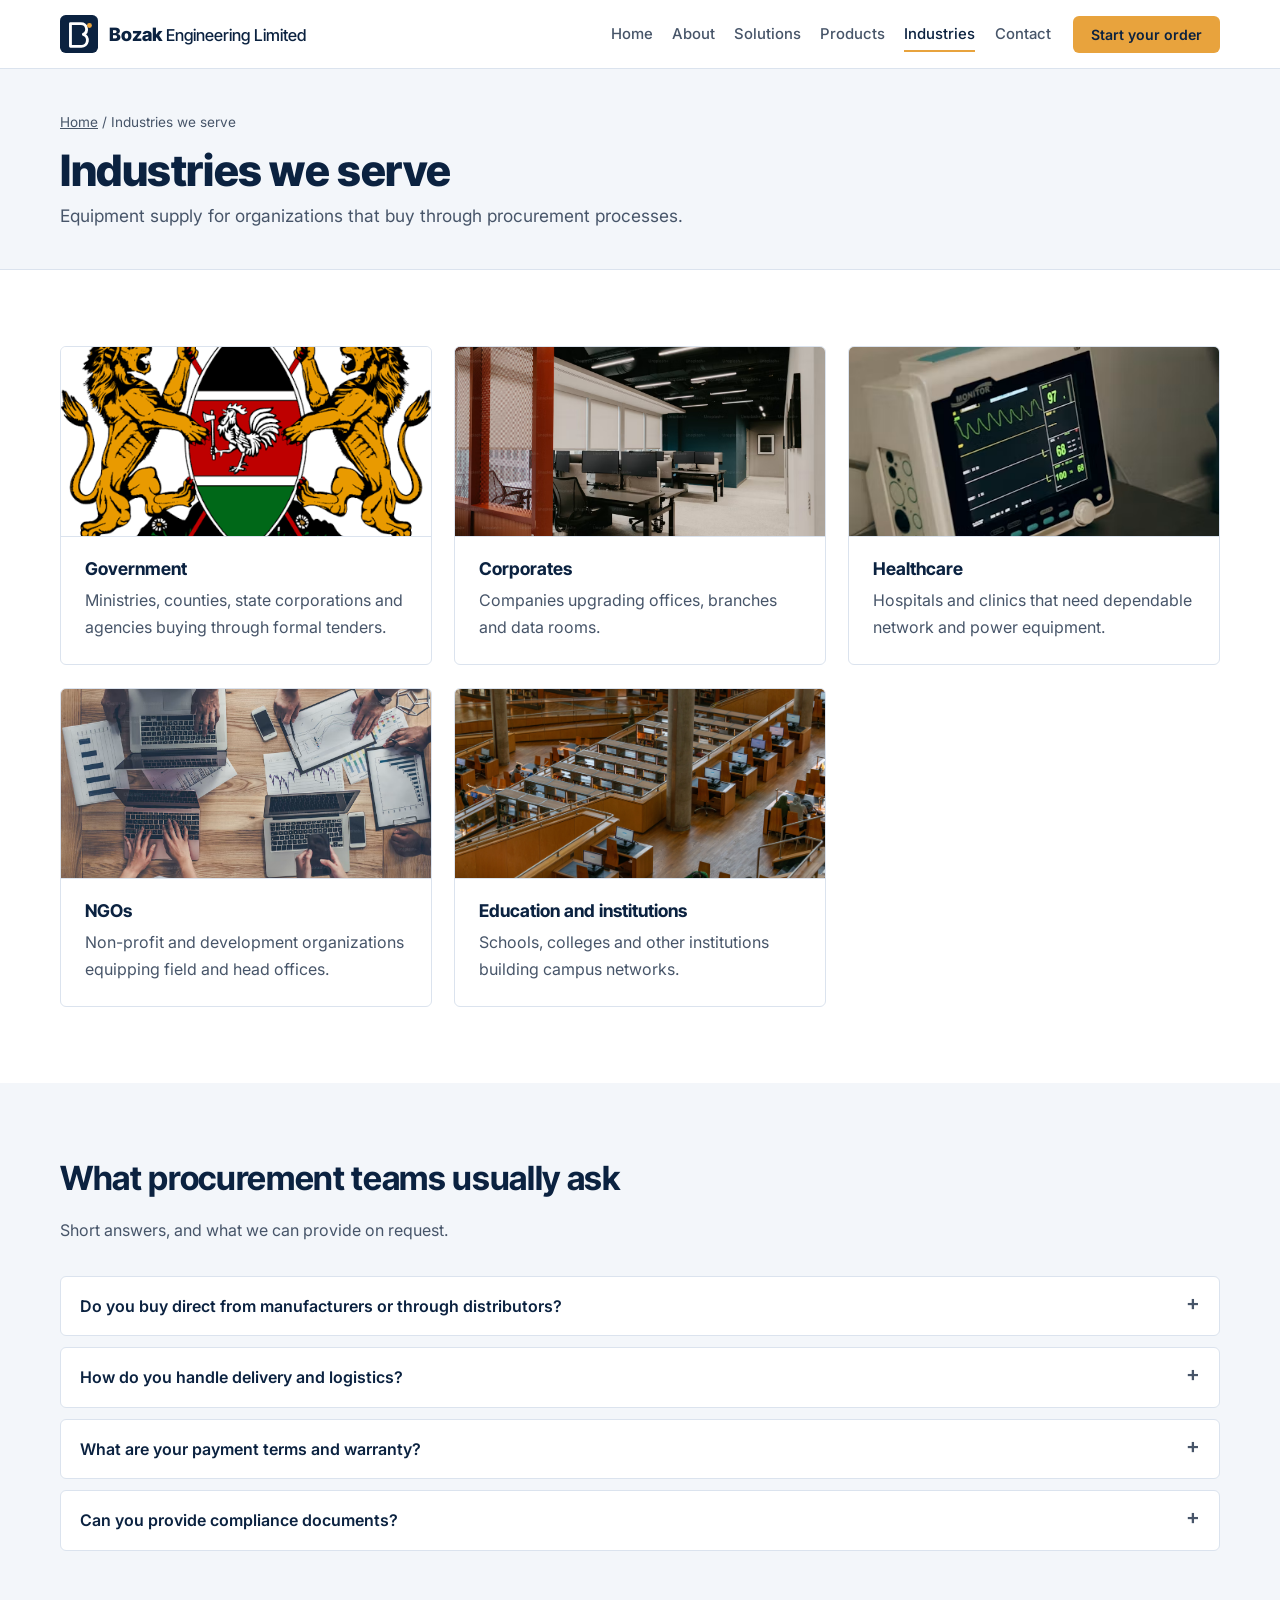
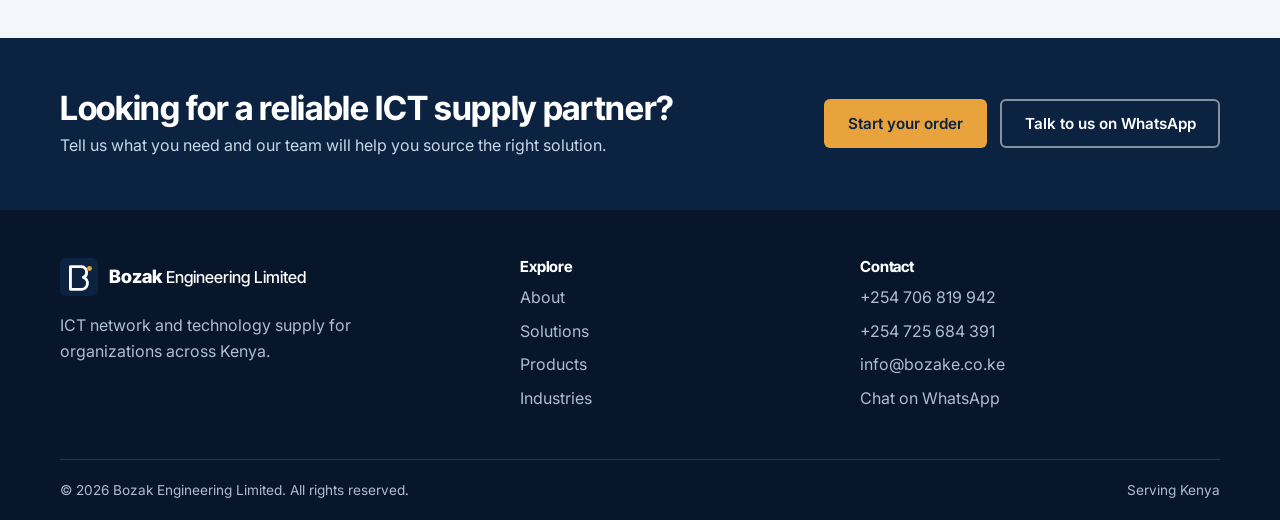
<file: industries.html>
<!DOCTYPE html>
<html lang="en">
<head>
<meta charset="UTF-8">
<meta name="viewport" content="width=device-width, initial-scale=1">
<title>Industries | Bozak Engineering Limited</title>
<meta name="description" content="Bozak Engineering supplies ICT equipment to government, corporates, healthcare, NGOs and institutions in Kenya.">
<meta name="theme-color" content="#0B2240">
<link rel="preconnect" href="https://fonts.googleapis.com">
<link rel="preconnect" href="https://fonts.gstatic.com" crossorigin>
<link href="https://fonts.googleapis.com/css2?family=Inter:wght@400;500;600;700&family=Inter+Tight:wght@600;700;800&display=swap" rel="stylesheet">
<link rel="stylesheet" href="css/style.css">
<link rel="stylesheet" href="css/responsive.css">
</head>
<body>
<a class="skip" href="#main">Skip to content</a>
<header class="site-header">
  <div class="container bar">
    <a class="brand" href="index.html" aria-label="Bozak Engineering Limited home"><svg class="logo-mark" viewBox="0 0 40 40" aria-hidden="true"><rect width="40" height="40" rx="6" fill="#0B2240"/><path d="M11 9h11a6 6 0 0 1 2.6 11.4A6.5 6.5 0 0 1 22.5 33H11z" fill="none" stroke="#fff" stroke-width="3" stroke-linejoin="round"/><circle cx="31" cy="11" r="2.6" fill="#E8A33D"/></svg><span class="brand-text"><strong>Bozak</strong> Engineering Limited</span></a>
    <button class="nav-toggle" aria-expanded="false" aria-controls="primary-nav" aria-label="Open menu"><span></span><span></span><span></span></button>
    <nav id="primary-nav" class="primary-nav" aria-label="Main">
      <ul><li><a href="index.html">Home</a></li><li><a href="about.html">About</a></li><li><a href="services.html">Solutions</a></li><li><a href="products.html">Products</a></li><li><a href="industries.html" aria-current="page">Industries</a></li><li><a href="contact.html">Contact</a></li></ul>
      <a class="btn btn-amber btn-sm" href="contact.html#quote">Start your order</a>
    </nav>
  </div>
</header>
<main id="main">
<section class="page-hero"><div class="container"><nav class="crumbs" aria-label="Breadcrumb"><a href="index.html">Home</a> / <span>Industries we serve</span></nav><h1>Industries we serve</h1><p class="lead">Equipment supply for organizations that buy through procurement processes.</p></div></section>
<section class="section"><div class="container"><div class="grid-3"><article class="card industry-card"><img src="assets/images/Government.png" alt="Government ICT infrastructure"><div class="content"><h3>Government</h3><p>Ministries, counties, state corporations and agencies buying through formal tenders.</p></div></article><article class="card industry-card"><img src="assets/images/Corporates.avif" alt="Corporate office technology"><div class="content"><h3>Corporates</h3><p>Companies upgrading offices, branches and data rooms.</p></div></article><article class="card industry-card"><img src="assets/images/Healthcare.avif" alt="Healthcare technology infrastructure"><div class="content"><h3>Healthcare</h3><p>Hospitals and clinics that need dependable network and power equipment.</p></div></article><article class="card industry-card"><img src="assets/images/NGOs.avif" alt="NGO operations and connectivity"><div class="content"><h3>NGOs</h3><p>Non-profit and development organizations equipping field and head offices.</p></div></article><article class="card industry-card"><img src="assets/images/Education%20%26%20Institutions.jpg" alt="Education and institutions ICT systems"><div class="content"><h3>Education and institutions</h3><p>Schools, colleges and other institutions building campus networks.</p></div></article></div></div></section>
<section class="section section-tint"><div class="container"><div class="section-head"><h2>What procurement teams usually ask</h2><p>Short answers, and what we can provide on request.</p></div>
<div class="faq">
<details><summary>Do you buy direct from manufacturers or through distributors?</summary><div><p>Confirm sourcing route for each product on your quotation. Verified manufacturer or distributor authorizations will be published on the Resources page.</p></div></details>
<details><summary>How do you handle delivery and logistics?</summary><div><p>We coordinate shipment and delivery to your site in Kenya. Lead times are stated on each quotation.</p></div></details>
<details><summary>What are your payment terms and warranty?</summary><div><p>Payment milestones and warranty periods are set per order and written into the quotation.</p></div></details>
<details><summary>Can you provide compliance documents?</summary><div><p>Ask us for the documents your tender requires. Company documents are listed under Resources as they are verified.</p></div></details>
</div></div></section>
<section class="cta-band"><div class="container cta-in">
<div><h2>Looking for a reliable ICT supply partner?</h2><p>Tell us what you need and our team will help you source the right solution.</p></div>
<div class="cta-actions"><a class="btn btn-amber" href="contact.html#quote">Start your order</a><a class="btn btn-ghost-light" href="https://wa.me/254706819942" target="_blank" rel="noopener">Talk to us on WhatsApp</a></div>
</div></section>
</main>
<footer class="site-footer">
  <div class="container foot-grid">
    <div>
      <a class="brand brand-light" href="index.html"><svg class="logo-mark" viewBox="0 0 40 40" aria-hidden="true"><rect width="40" height="40" rx="6" fill="#0B2240"/><path d="M11 9h11a6 6 0 0 1 2.6 11.4A6.5 6.5 0 0 1 22.5 33H11z" fill="none" stroke="#fff" stroke-width="3" stroke-linejoin="round"/><circle cx="31" cy="11" r="2.6" fill="#E8A33D"/></svg><span class="brand-text"><strong>Bozak</strong> Engineering Limited</span></a>
      <p class="foot-about">ICT network and technology supply for organizations across Kenya.</p>
    </div>
    <div>
      <h4>Explore</h4>
      <ul><li><a href="about.html">About</a></li><li><a href="services.html">Solutions</a></li><li><a href="products.html">Products</a></li><li><a href="industries.html">Industries</a></li></ul>
    </div>
    <div>
      <h4>Contact</h4>
      <ul>
        <li><a href="tel:+254706819942">+254 706 819 942</a></li>
        <li><a href="tel:+254725684391">+254 725 684 391</a></li>
        <li><a href="mailto:info@bozake.co.ke">info@bozake.co.ke</a></li>
        <li><a href="https://wa.me/254706819942" target="_blank" rel="noopener">Chat on WhatsApp</a></li>
      </ul>
    </div>
  </div>
  <div class="container foot-base">
    <span>&copy; <span id="year">2026</span> Bozak Engineering Limited. All rights reserved.</span>
    <span>Serving Kenya</span>
  </div>
</footer>

<script src="js/main.js"></script>

</body>
</html>
</file>
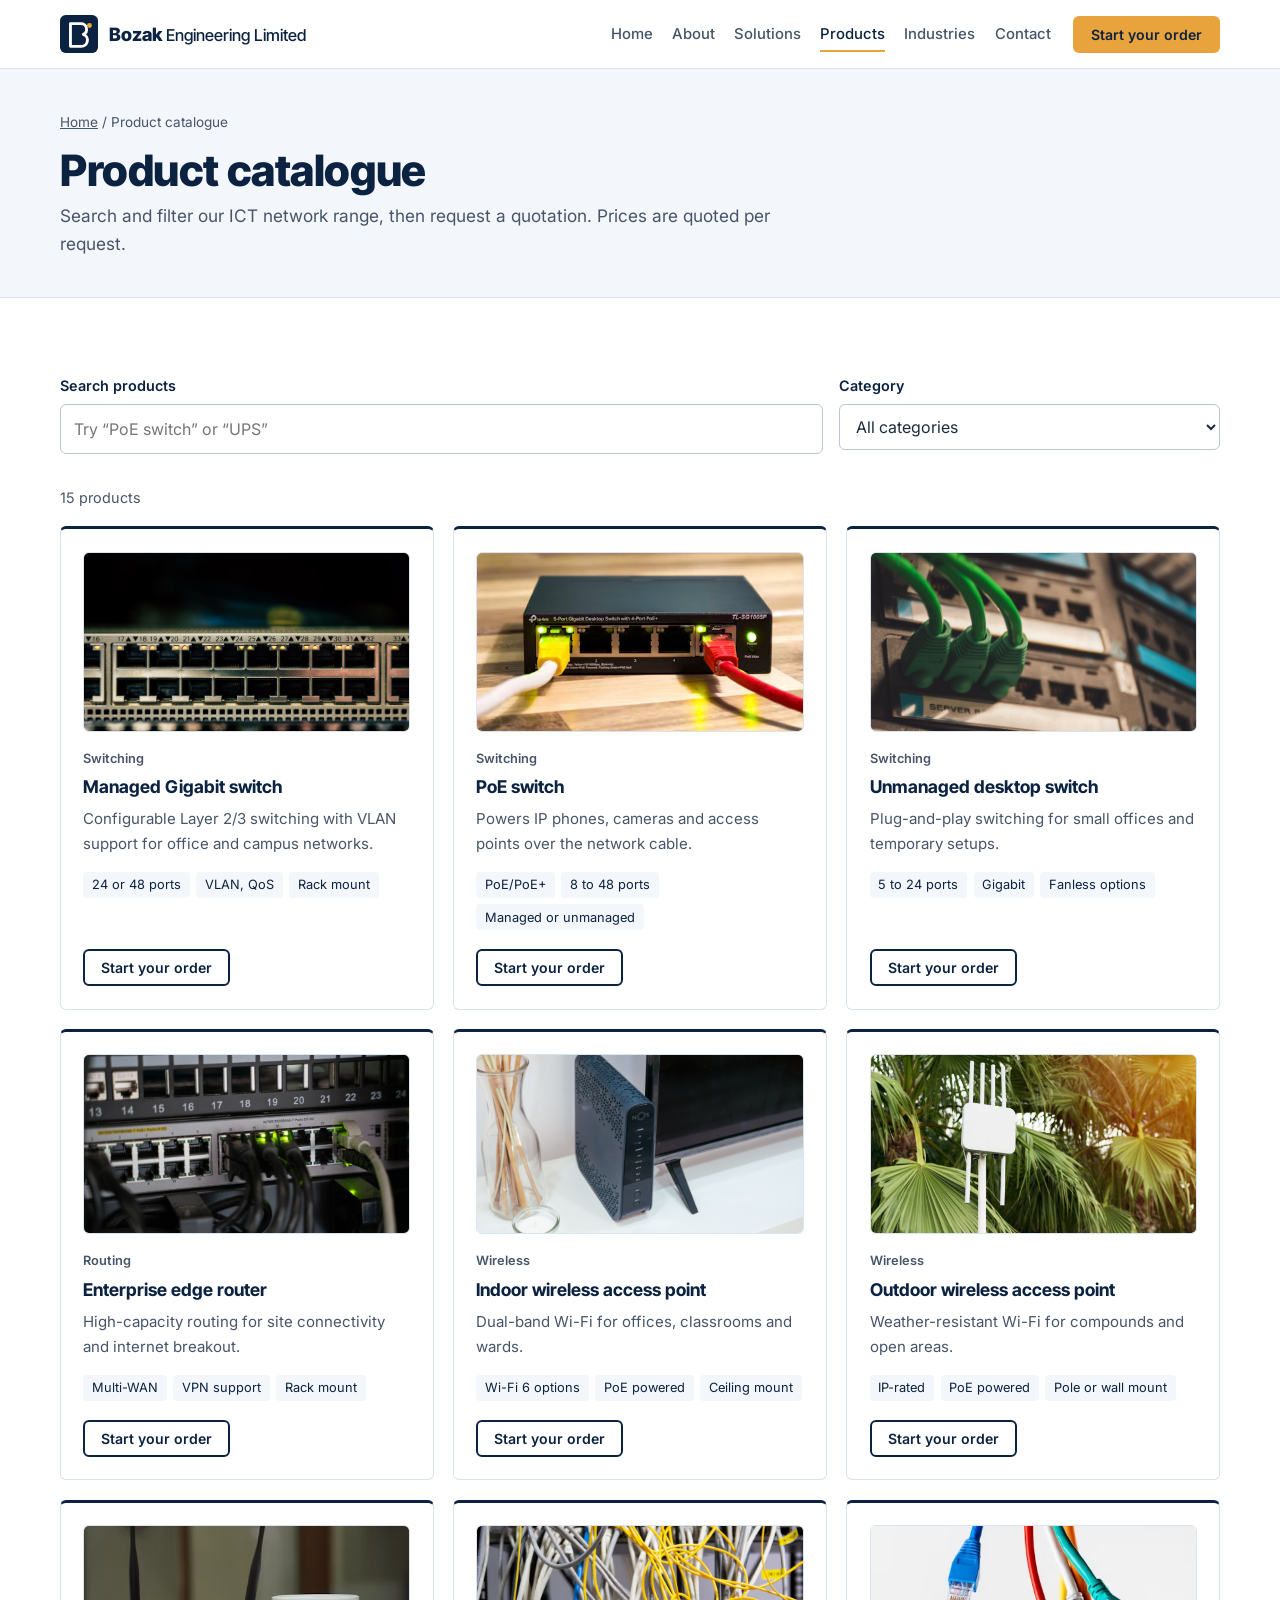
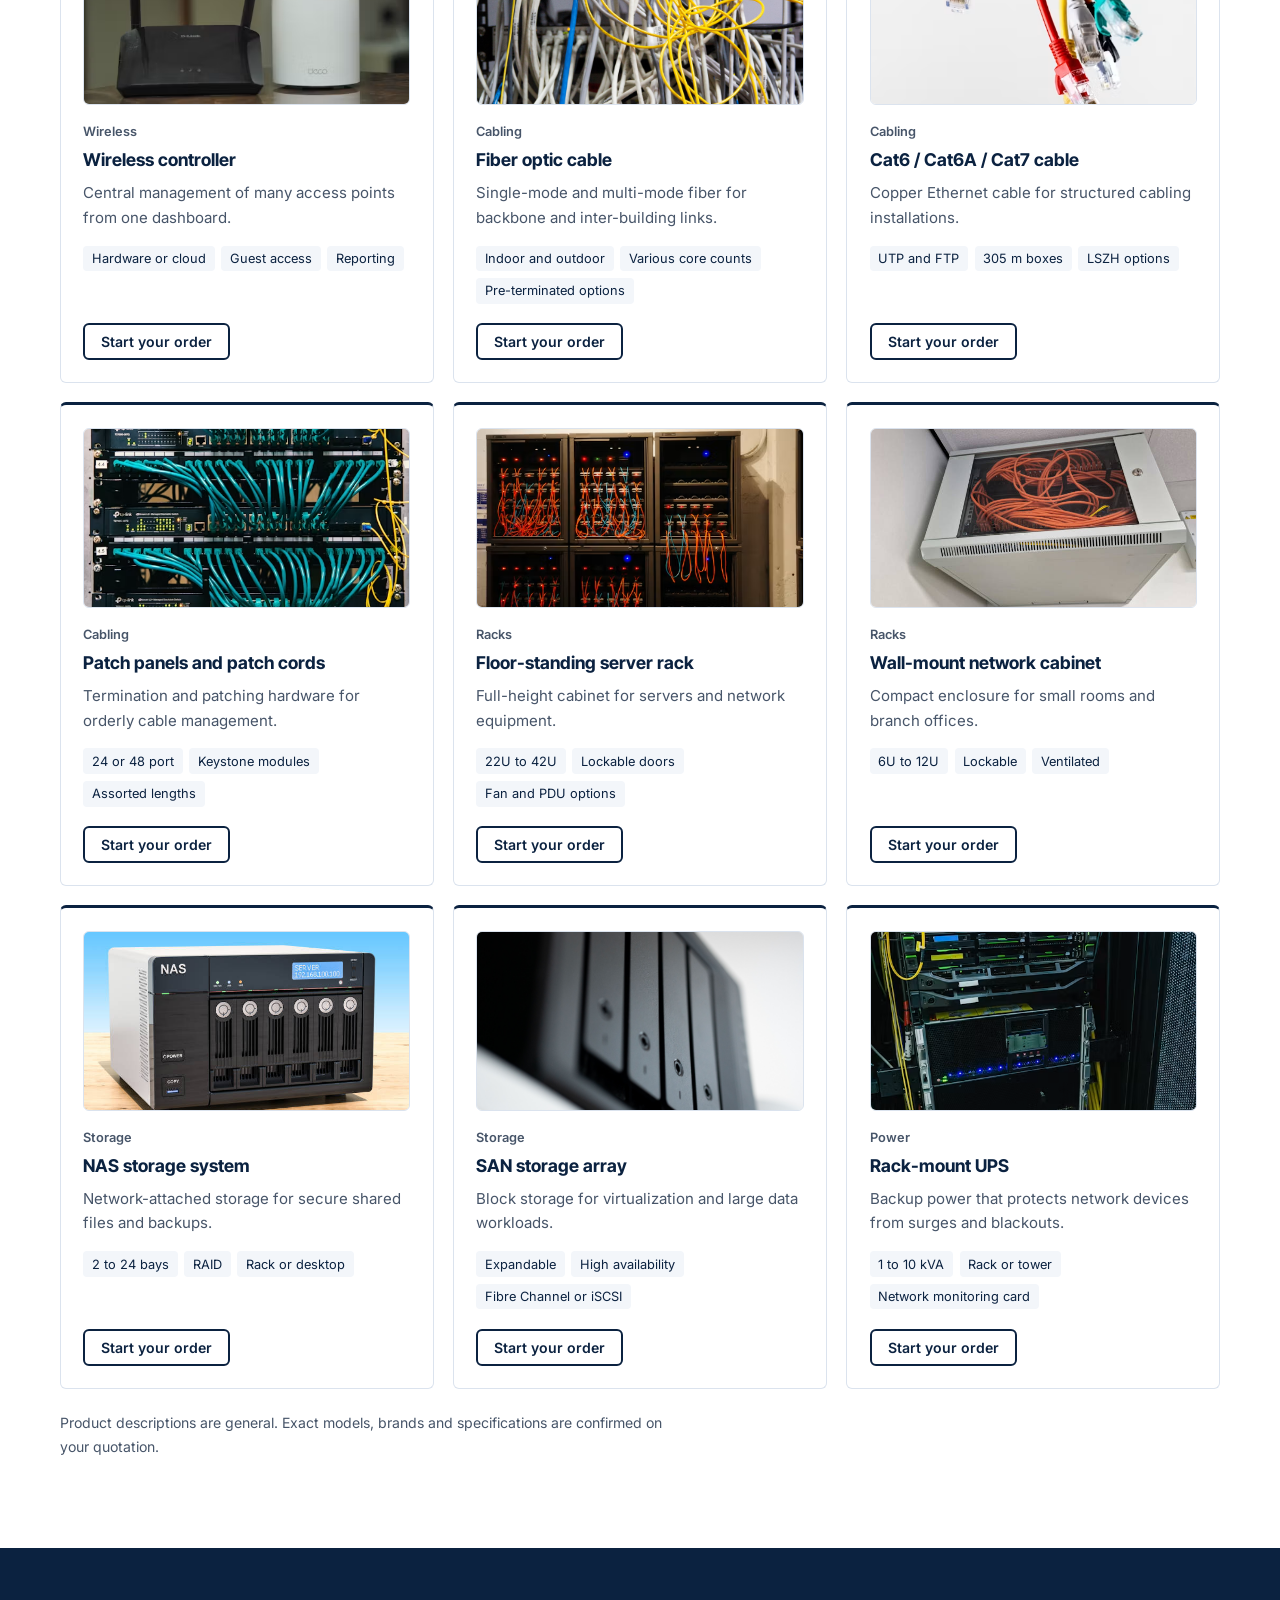
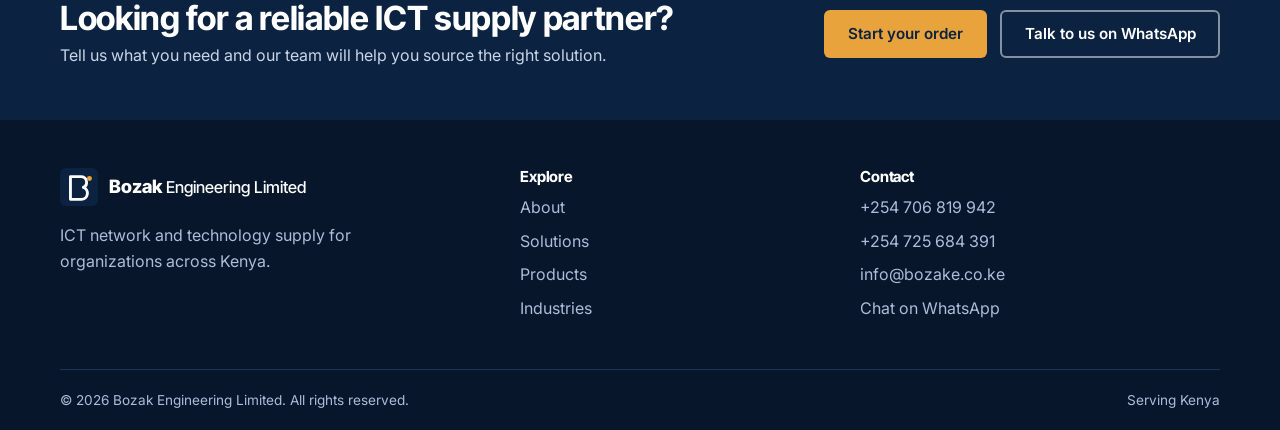
<file: products.html>
<!DOCTYPE html>
<html lang="en">
<head>
<meta charset="UTF-8">
<meta name="viewport" content="width=device-width, initial-scale=1">
<title>Products | Bozak Engineering Limited</title>
<meta name="description" content="Search and filter ICT network equipment supplied by Bozak Engineering Limited.">
<meta name="theme-color" content="#0B2240">
<link rel="preconnect" href="https://fonts.googleapis.com">
<link rel="preconnect" href="https://fonts.gstatic.com" crossorigin>
<link href="https://fonts.googleapis.com/css2?family=Inter:wght@400;500;600;700&family=Inter+Tight:wght@600;700;800&display=swap" rel="stylesheet">
<link rel="stylesheet" href="css/style.css">
<link rel="stylesheet" href="css/responsive.css">
</head>
<body>
<a class="skip" href="#main">Skip to content</a>
<header class="site-header">
  <div class="container bar">
    <a class="brand" href="index.html" aria-label="Bozak Engineering Limited home"><svg class="logo-mark" viewBox="0 0 40 40" aria-hidden="true"><rect width="40" height="40" rx="6" fill="#0B2240"/><path d="M11 9h11a6 6 0 0 1 2.6 11.4A6.5 6.5 0 0 1 22.5 33H11z" fill="none" stroke="#fff" stroke-width="3" stroke-linejoin="round"/><circle cx="31" cy="11" r="2.6" fill="#E8A33D"/></svg><span class="brand-text"><strong>Bozak</strong> Engineering Limited</span></a>
    <button class="nav-toggle" aria-expanded="false" aria-controls="primary-nav" aria-label="Open menu"><span></span><span></span><span></span></button>
    <nav id="primary-nav" class="primary-nav" aria-label="Main">
      <ul><li><a href="index.html">Home</a></li><li><a href="about.html">About</a></li><li><a href="services.html">Solutions</a></li><li><a href="products.html" aria-current="page">Products</a></li><li><a href="industries.html">Industries</a></li><li><a href="contact.html">Contact</a></li></ul>
      <a class="btn btn-amber btn-sm" href="contact.html#quote">Start your order</a>
    </nav>
  </div>
</header>
<main id="main">
<section class="page-hero"><div class="container"><nav class="crumbs" aria-label="Breadcrumb"><a href="index.html">Home</a> / <span>Product catalogue</span></nav><h1>Product catalogue</h1><p class="lead">Search and filter our ICT network range, then request a quotation. Prices are quoted per request.</p></div></section>
<section class="section"><div class="container">
<div class="catalogue-tools">
  <div class="field"><label for="search">Search products</label><input id="search" type="search" placeholder="Try &ldquo;PoE switch&rdquo; or &ldquo;UPS&rdquo;" autocomplete="off"></div>
  <div class="field"><label for="category">Category</label><select id="category"></select></div>
</div>
<p id="result-count" class="result-count" aria-live="polite"></p>
<ul id="product-grid" class="product-grid"></ul>
<div id="empty" class="empty" hidden><h3>No matching products</h3><p>Clear the search or choose another category. If you need something not listed, <a href="contact.html#quote">send us a request</a>.</p></div>
<p class="note">Product descriptions are general. Exact models, brands and specifications are confirmed on your quotation.</p>
</div></section><section class="cta-band"><div class="container cta-in">
<div><h2>Looking for a reliable ICT supply partner?</h2><p>Tell us what you need and our team will help you source the right solution.</p></div>
<div class="cta-actions"><a class="btn btn-amber" href="contact.html#quote">Start your order</a><a class="btn btn-ghost-light" href="https://wa.me/254706819942" target="_blank" rel="noopener">Talk to us on WhatsApp</a></div>
</div></section>
</main>
<footer class="site-footer">
  <div class="container foot-grid">
    <div>
      <a class="brand brand-light" href="index.html"><svg class="logo-mark" viewBox="0 0 40 40" aria-hidden="true"><rect width="40" height="40" rx="6" fill="#0B2240"/><path d="M11 9h11a6 6 0 0 1 2.6 11.4A6.5 6.5 0 0 1 22.5 33H11z" fill="none" stroke="#fff" stroke-width="3" stroke-linejoin="round"/><circle cx="31" cy="11" r="2.6" fill="#E8A33D"/></svg><span class="brand-text"><strong>Bozak</strong> Engineering Limited</span></a>
      <p class="foot-about">ICT network and technology supply for organizations across Kenya.</p>
    </div>
    <div>
      <h4>Explore</h4>
      <ul><li><a href="about.html">About</a></li><li><a href="services.html">Solutions</a></li><li><a href="products.html">Products</a></li><li><a href="industries.html">Industries</a></li></ul>
    </div>
    <div>
      <h4>Contact</h4>
      <ul>
        <li><a href="tel:+254706819942">+254 706 819 942</a></li>
        <li><a href="tel:+254725684391">+254 725 684 391</a></li>
        <li><a href="mailto:info@bozake.co.ke">info@bozake.co.ke</a></li>
        <li><a href="https://wa.me/254706819942" target="_blank" rel="noopener">Chat on WhatsApp</a></li>
      </ul>
    </div>
  </div>
  <div class="container foot-base">
    <span>&copy; <span id="year">2026</span> Bozak Engineering Limited. All rights reserved.</span>
    <span>Serving Kenya</span>
  </div>
</footer>

<script src="js/main.js"></script>
<script src="js/products.js"></script>
</body>
</html>
</file>
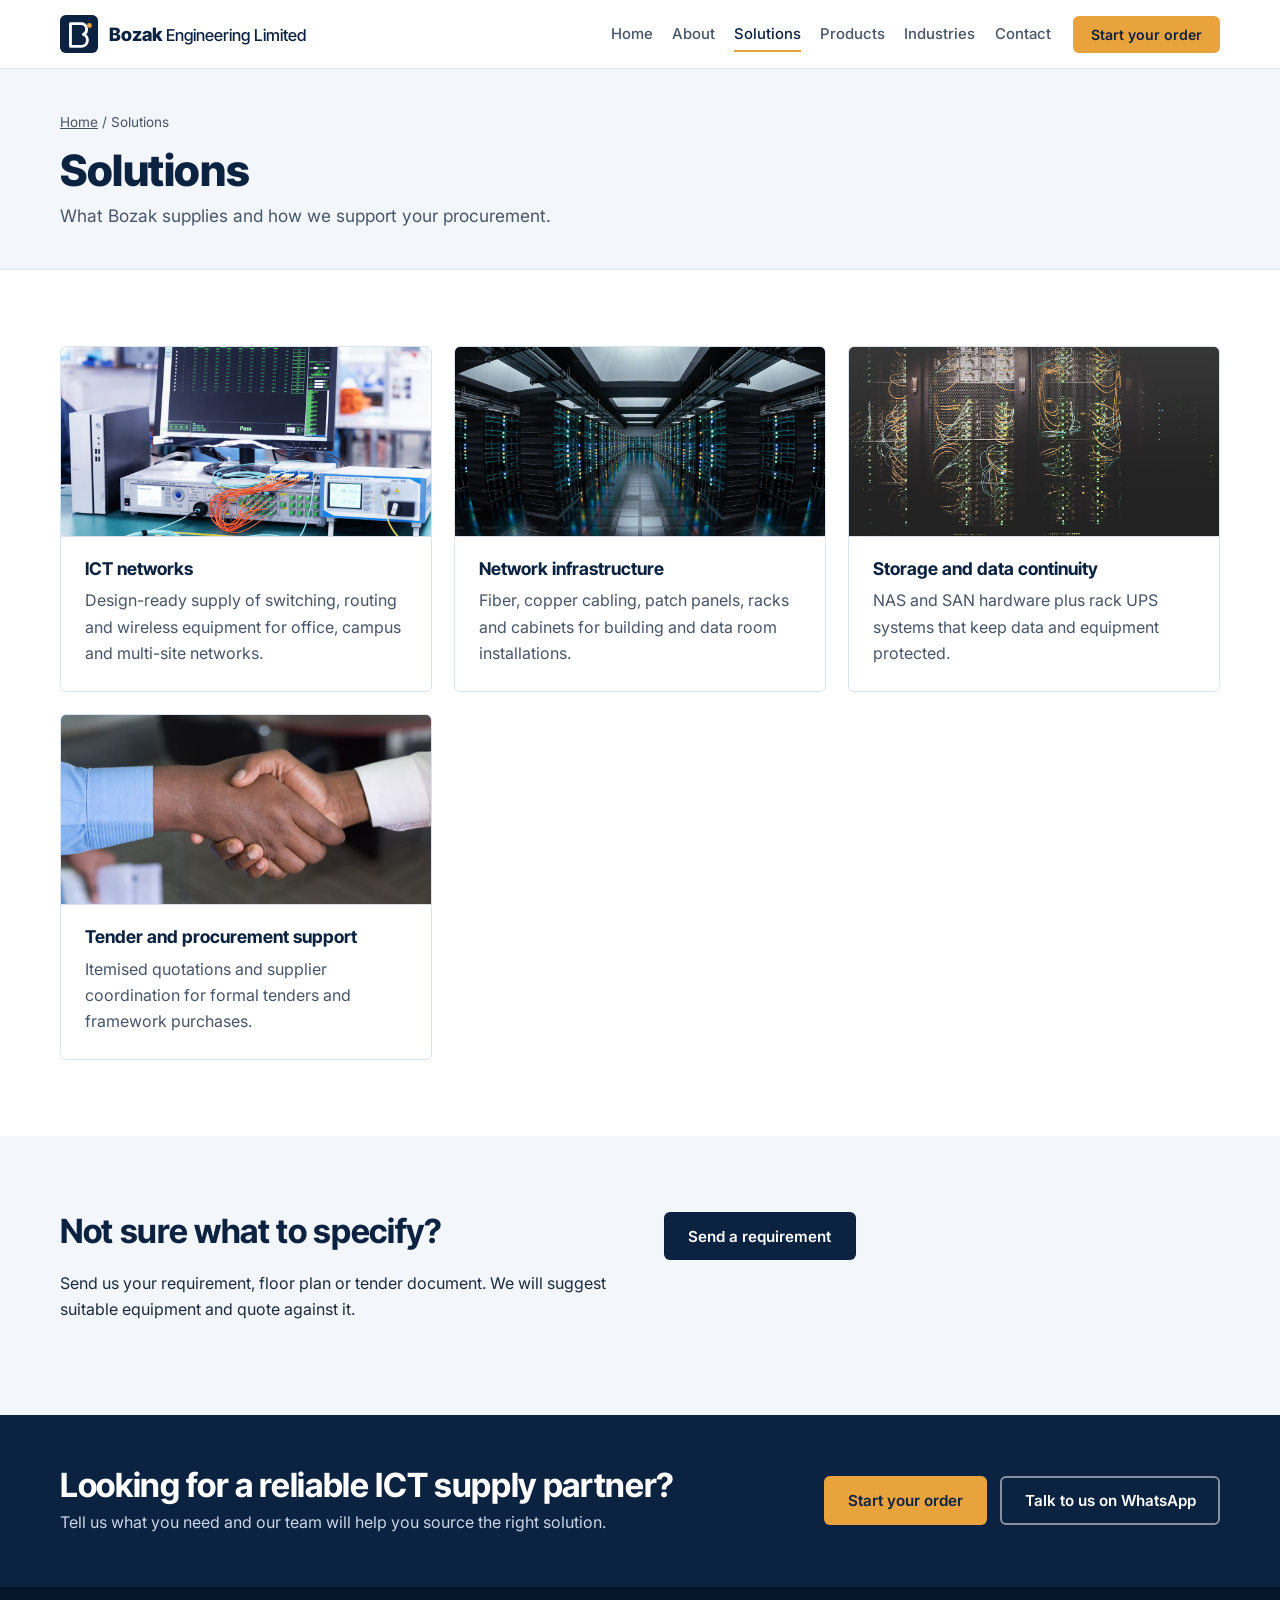
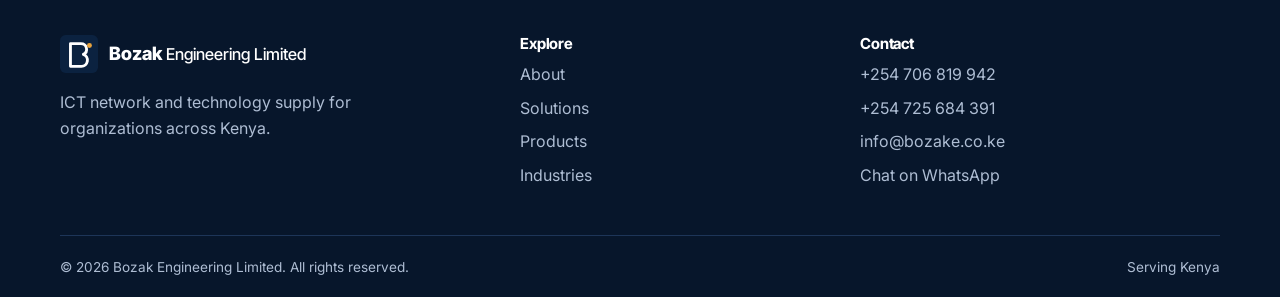
<file: services.html>
<!DOCTYPE html>
<html lang="en">
<head>
<meta charset="UTF-8">
<meta name="viewport" content="width=device-width, initial-scale=1">
<title>Solutions | Bozak Engineering Limited</title>
<meta name="description" content="ICT network supply solutions from Bozak Engineering: networking, cabling, storage, security and procurement support.">
<meta name="theme-color" content="#0B2240">
<link rel="preconnect" href="https://fonts.googleapis.com">
<link rel="preconnect" href="https://fonts.gstatic.com" crossorigin>
<link href="https://fonts.googleapis.com/css2?family=Inter:wght@400;500;600;700&family=Inter+Tight:wght@600;700;800&display=swap" rel="stylesheet">
<link rel="stylesheet" href="css/style.css">
<link rel="stylesheet" href="css/responsive.css">
</head>
<body>
<a class="skip" href="#main">Skip to content</a>
<header class="site-header">
  <div class="container bar">
    <a class="brand" href="index.html" aria-label="Bozak Engineering Limited home"><svg class="logo-mark" viewBox="0 0 40 40" aria-hidden="true"><rect width="40" height="40" rx="6" fill="#0B2240"/><path d="M11 9h11a6 6 0 0 1 2.6 11.4A6.5 6.5 0 0 1 22.5 33H11z" fill="none" stroke="#fff" stroke-width="3" stroke-linejoin="round"/><circle cx="31" cy="11" r="2.6" fill="#E8A33D"/></svg><span class="brand-text"><strong>Bozak</strong> Engineering Limited</span></a>
    <button class="nav-toggle" aria-expanded="false" aria-controls="primary-nav" aria-label="Open menu"><span></span><span></span><span></span></button>
    <nav id="primary-nav" class="primary-nav" aria-label="Main">
      <ul><li><a href="index.html">Home</a></li><li><a href="about.html">About</a></li><li><a href="services.html" aria-current="page">Solutions</a></li><li><a href="products.html">Products</a></li><li><a href="industries.html">Industries</a></li><li><a href="contact.html">Contact</a></li></ul>
      <a class="btn btn-amber btn-sm" href="contact.html#quote">Start your order</a>
    </nav>
  </div>
</header>
<main id="main">
<section class="page-hero"><div class="container"><nav class="crumbs" aria-label="Breadcrumb"><a href="index.html">Home</a> / <span>Solutions</span></nav><h1>Solutions</h1><p class="lead">What Bozak supplies and how we support your procurement.</p></div></section>
<section class="section"><div class="container"><div class="grid-3"><article class="card solution-card"><img src="assets/images/ICT Networks.avif" alt="ICT network infrastructure"><div class="content"><h3>ICT networks</h3><p>Design-ready supply of switching, routing and wireless equipment for office, campus and multi-site networks.</p></div></article><article class="card solution-card"><img src="assets/images/Network Infrastructure.avif" alt="Network cabling and infrastructure"><div class="content"><h3>Network infrastructure</h3><p>Fiber, copper cabling, patch panels, racks and cabinets for building and data room installations.</p></div></article><article class="card solution-card"><img src="assets/images/Storage and data continuity.avif" alt="Storage and data continuity systems"><div class="content"><h3>Storage and data continuity</h3><p>NAS and SAN hardware plus rack UPS systems that keep data and equipment protected.</p></div></article><article class="card solution-card"><img src="assets/images/Tender and procurement support.avif" alt="Tender and procurement support"><div class="content"><h3>Tender and procurement support</h3><p>Itemised quotations and supplier coordination for formal tenders and framework purchases.</p></div></article></div></div></section>
<section class="section section-tint"><div class="container split">
<div><h2>Not sure what to specify?</h2><p>Send us your requirement, floor plan or tender document. We will suggest suitable equipment and quote against it.</p></div>
<div><a class="btn btn-navy" href="contact.html#quote">Send a requirement</a></div></div></section>
<section class="cta-band"><div class="container cta-in">
<div><h2>Looking for a reliable ICT supply partner?</h2><p>Tell us what you need and our team will help you source the right solution.</p></div>
<div class="cta-actions"><a class="btn btn-amber" href="contact.html#quote">Start your order</a><a class="btn btn-ghost-light" href="https://wa.me/254706819942" target="_blank" rel="noopener">Talk to us on WhatsApp</a></div>
</div></section>
</main>
<footer class="site-footer">
  <div class="container foot-grid">
    <div>
      <a class="brand brand-light" href="index.html"><svg class="logo-mark" viewBox="0 0 40 40" aria-hidden="true"><rect width="40" height="40" rx="6" fill="#0B2240"/><path d="M11 9h11a6 6 0 0 1 2.6 11.4A6.5 6.5 0 0 1 22.5 33H11z" fill="none" stroke="#fff" stroke-width="3" stroke-linejoin="round"/><circle cx="31" cy="11" r="2.6" fill="#E8A33D"/></svg><span class="brand-text"><strong>Bozak</strong> Engineering Limited</span></a>
      <p class="foot-about">ICT network and technology supply for organizations across Kenya.</p>
    </div>
    <div>
      <h4>Explore</h4>
      <ul><li><a href="about.html">About</a></li><li><a href="services.html">Solutions</a></li><li><a href="products.html">Products</a></li><li><a href="industries.html">Industries</a></li></ul>
    </div>
    <div>
      <h4>Contact</h4>
      <ul>
        <li><a href="tel:+254706819942">+254 706 819 942</a></li>
        <li><a href="tel:+254725684391">+254 725 684 391</a></li>
        <li><a href="mailto:info@bozake.co.ke">info@bozake.co.ke</a></li>
        <li><a href="https://wa.me/254706819942" target="_blank" rel="noopener">Chat on WhatsApp</a></li>
      </ul>
    </div>
  </div>
  <div class="container foot-base">
    <span>&copy; <span id="year">2026</span> Bozak Engineering Limited. All rights reserved.</span>
    <span>Serving Kenya</span>
  </div>
</footer>

<script src="js/main.js"></script>

</body>
</html>
</file>
<file: css/style.css>
:root{
  --navy:#0B2240; --navy-2:#13305a; --slate:#475569; --ink:#1b2a3d;
  --bg:#ffffff; --tint:#F3F6FA; --line:#dbe3ee; --amber:#E8A33D; --amber-d:#c98822; --green:#3DDC97;
  --radius:6px; --maxw:1160px;
  --font:'Inter',system-ui,-apple-system,'Segoe UI',Arial,sans-serif;
  --font-h:'Inter Tight','Inter',system-ui,Arial,sans-serif;
}
*,*::before,*::after{box-sizing:border-box}
html{scroll-behavior:smooth;scroll-padding-top:84px}
body{margin:0;font-family:var(--font);color:var(--ink);background:var(--bg);line-height:1.65;font-size:1rem;-webkit-font-smoothing:antialiased}
img,svg{max-width:100%;display:block}
a{color:var(--navy)}
h1,h2,h3,h4{font-family:var(--font-h);color:var(--navy);line-height:1.15;margin:0 0 .6em;letter-spacing:-.01em}
h1{font-size:clamp(2.1rem,4.6vw,3.4rem);font-weight:800}
h2{font-size:clamp(1.5rem,2.6vw,2.15rem);font-weight:700}
h3{font-size:1.1rem;font-weight:700;letter-spacing:0}
p{margin:0 0 1em;max-width:68ch}
code{background:var(--tint);padding:.1em .4em;border-radius:4px;font-size:.9em}
.container{width:min(var(--maxw),100% - 2.5rem);margin-inline:auto}
.skip{position:absolute;left:-999px;top:0;background:var(--amber);color:var(--navy);padding:.6rem 1rem;z-index:100;font-weight:600}
.skip:focus{left:0}
:focus-visible{outline:3px solid var(--amber);outline-offset:3px}

/* header */
.site-header{position:sticky;top:0;z-index:50;background:#fff;border-bottom:1px solid var(--line)}
.bar{display:flex;align-items:center;justify-content:space-between;gap:1rem;min-height:68px}
.brand{display:flex;align-items:center;gap:.7rem;text-decoration:none;color:var(--navy)}
.logo-mark{width:38px;height:38px;flex:none}
.brand-text{font-family:var(--font-h);font-size:1.02rem;line-height:1.1;font-weight:500}
.brand-text strong{font-weight:800;font-size:1.15rem}
.brand-light{color:#fff}
.primary-nav{display:flex;align-items:center;gap:1.4rem}
.primary-nav ul{display:flex;gap:1.2rem;list-style:none;margin:0;padding:0}
.primary-nav ul a{text-decoration:none;color:var(--slate);font-size:.93rem;font-weight:500;padding:.4rem 0;border-bottom:2px solid transparent}
.primary-nav ul a:hover{color:var(--navy)}
.primary-nav ul a[aria-current="page"]{color:var(--navy);border-color:var(--amber)}
.nav-toggle{display:none;background:none;border:1px solid var(--line);border-radius:var(--radius);width:44px;height:44px;cursor:pointer;padding:0;flex-direction:column;align-items:center;justify-content:center;gap:5px}
.nav-toggle span{width:20px;height:2px;background:var(--navy);display:block}

/* buttons */
.btn{display:inline-block;font:600 .95rem var(--font);text-decoration:none;padding:.8rem 1.4rem;border-radius:var(--radius);border:2px solid transparent;cursor:pointer;transition:background .15s,color .15s,border-color .15s;text-align:center}
.btn-sm{padding:.5rem 1rem;font-size:.88rem}
.btn-amber{background:var(--amber);color:var(--navy)}
.btn-amber:hover{background:var(--amber-d)}
.btn-navy{background:var(--navy);color:#fff}
.btn-navy:hover{background:var(--navy-2)}
.btn-outline{border-color:var(--navy);color:var(--navy);background:transparent}
.btn-outline:hover{background:var(--navy);color:#fff}
.btn-ghost-light{border-color:rgba(255,255,255,.5);color:#fff}
.btn-ghost-light:hover{background:#fff;color:var(--navy)}
.btn-wa{background:#1f9d55;color:#fff}
.btn-wa:hover{background:#188246}

/* hero */
.hero{background:var(--navy);color:#fff;padding:clamp(3rem,7vw,5.5rem) 0}
.hero h1{color:#fff;max-width:17ch}
.hero .lead{color:#c9d6e8;font-size:1.15rem;max-width:52ch}
.hero-grid{display:grid;grid-template-columns:1.15fr .85fr;gap:3rem;align-items:center}
.hero-actions{display:flex;flex-wrap:wrap;gap:.8rem;margin:1.8rem 0 2.2rem}
.hero-facts{display:flex;flex-wrap:wrap;gap:2rem;margin:0;padding-top:1.4rem;border-top:1px solid #2b4d80}
.hero-facts dt{color:#8aa3c4;font-size:.85rem}
.hero-facts dd{margin:0;font-weight:600}
.hero-visual{justify-self:end;width:100%;max-width:380px}
.rack{width:100%;height:auto}
.led{opacity:0;animation:led-on .35s ease-out forwards,led-blink 4s ease-in-out 3s infinite;animation-delay:var(--d),calc(3s + var(--d))}
.led.amber{animation-name:led-on}
@keyframes led-on{from{opacity:0}to{opacity:1}}
@keyframes led-blink{0%,92%,100%{opacity:1}96%{opacity:.25}}

.page-hero{background:var(--tint);border-bottom:1px solid var(--line);padding:2.6rem 0 2.4rem}
.page-hero h1{font-size:clamp(1.9rem,3.6vw,2.7rem);margin-bottom:.4rem}
.page-hero .lead{color:var(--slate);font-size:1.08rem;margin:0}
.crumbs{font-size:.85rem;color:var(--slate);margin-bottom:.8rem}
.crumbs a{color:var(--slate)}

/* sections */
.section{padding:clamp(3rem,6vw,4.75rem) 0}
.section-tint{background:var(--tint)}
.section-head{margin-bottom:2rem}
.section-head p{color:var(--slate);margin:0}
.section-link{margin-top:1.6rem}
.link{font-weight:600}
.mt{margin-top:3rem}
.split{display:grid;grid-template-columns:1fr 1fr;gap:3rem;align-items:start}

.supply-grid{list-style:none;margin:0;padding:0;display:grid;grid-template-columns:repeat(3,1fr);border-top:1px solid var(--line);border-left:1px solid var(--line)}
.supply-item{padding:1.4rem 1.4rem 1.2rem;border-right:1px solid var(--line);border-bottom:1px solid var(--line)}
.supply-item img{display:block;width:100%;height:180px;object-fit:cover;border-radius:var(--radius);border:1px solid var(--line);margin-bottom:1rem;background:var(--tint)}
.supply-item h3{margin-bottom:.4rem}
.supply-item p{color:var(--slate);font-size:.95rem;margin:0}

.why-list{list-style:none;margin:0;padding:0;display:grid;gap:1.4rem}
.why-list li{padding-left:1.1rem;border-left:3px solid var(--amber)}
.why-list h3{margin-bottom:.25rem}
.why-list p{margin:0;color:var(--slate)}
.why-list.wide{grid-template-columns:repeat(3,1fr)}

.steps{list-style:none;margin:0;padding:0;display:grid;grid-template-columns:repeat(5,1fr);counter-reset:s;position:relative;gap:1rem}
.steps li{counter-increment:s;position:relative;padding-top:3.2rem}
.steps li::before{content:counter(s);position:absolute;top:0;left:0;width:2.2rem;height:2.2rem;border-radius:50%;background:var(--navy);color:#fff;display:grid;place-items:center;font:700 .95rem var(--font-h);z-index:1}
.steps li::after{content:"";position:absolute;top:1.1rem;left:2.2rem;right:-1rem;height:2px;background:var(--line)}
.steps li:last-child::after{display:none}
.steps h3{margin-bottom:.3rem}
.steps p{font-size:.92rem;color:var(--slate);margin:0}

.chips{list-style:none;margin:0;padding:0;display:flex;flex-wrap:wrap;gap:.7rem}
.chips li{background:#fff;border:1px solid var(--line);border-radius:999px;padding:.55rem 1.1rem;font-weight:500;color:var(--navy)}

.grid-3{display:grid;grid-template-columns:repeat(3,1fr);gap:1.4rem}
.card{background:#fff;border:1px solid var(--line);border-radius:var(--radius);padding:1.6rem}
.card p{color:var(--slate);margin:0}
.industry-card,.solution-card{padding:0;overflow:hidden}
.industry-card img,.solution-card img{display:block;width:100%;height:190px;object-fit:cover;border-bottom:1px solid var(--line)}
.industry-card .content,.solution-card .content{padding:1.4rem 1.5rem 1.5rem}
.industry-card h3,.solution-card h3{margin:0 0 .5rem}
.section-tint .card{background:#fff}

.facts-card{background:var(--navy);color:#fff;border-radius:var(--radius);padding:1.8rem}
.facts-card h3{color:#fff}
.facts-card dl{margin:0;display:grid;grid-template-columns:auto 1fr;gap:.6rem 1.2rem}
.facts-card dt{color:#8aa3c4}
.facts-card dd{margin:0}

.placeholder-card,.notice{border:2px dashed #b9c6d8;border-radius:var(--radius);padding:1.5rem;background:#fff}
.placeholder-card p,.notice p{color:var(--slate);margin:0}
.notice{margin-bottom:2.5rem;border-style:solid;border-color:var(--amber);background:#fff8ea}

.faq details{background:#fff;border:1px solid var(--line);border-radius:var(--radius);margin-bottom:.7rem}
.faq summary{cursor:pointer;padding:1rem 1.2rem;font-weight:600;color:var(--navy);list-style:none;display:flex;justify-content:space-between;gap:1rem}
.faq summary::-webkit-details-marker{display:none}
.faq summary::after{content:"+";font-size:1.3rem;line-height:1;color:var(--slate)}
.faq details[open] summary::after{content:"\2212"}
.faq details>div{padding:0 1.2rem}
.faq p{color:var(--slate)}

/* catalogue */
.catalogue-tools{display:grid;grid-template-columns:2fr 1fr;gap:1rem;margin-bottom:1rem}
.result-count{color:var(--slate);font-size:.9rem;margin-bottom:1rem}
.product-grid{list-style:none;margin:0;padding:0;display:grid;grid-template-columns:repeat(3,1fr);gap:1.2rem}
.product{background:#fff;border:1px solid var(--line);border-radius:var(--radius);padding:1.4rem;display:flex;flex-direction:column;border-top:3px solid var(--navy)}
.product img{display:block;width:100%;height:180px;object-fit:cover;border:1px solid var(--line);border-radius:var(--radius);margin-bottom:1rem;background:var(--tint)}
.product .tag{font-size:.8rem;color:var(--slate);font-weight:600;margin-bottom:.5rem}
.product p{color:var(--slate);font-size:.94rem}
.specs{list-style:none;margin:0 0 1.2rem;padding:0;display:flex;flex-wrap:wrap;gap:.4rem}
.specs li{background:var(--tint);border-radius:4px;padding:.15rem .55rem;font-size:.8rem;color:var(--navy)}
.product .btn{margin-top:auto;align-self:flex-start}
.empty{text-align:center;padding:3rem 1rem;background:var(--tint);border-radius:var(--radius)}
.empty p{margin-inline:auto}
.note{font-size:.88rem;color:var(--slate);margin-top:1.4rem}

/* docs */
.doc-list{list-style:none;margin:0;padding:0;border-top:1px solid var(--line)}
.doc{display:grid;grid-template-columns:minmax(0,1fr) auto;align-items:center;gap:1rem;padding:1.2rem 0;border-bottom:1px solid var(--line)}
.doc h3{margin-bottom:.15rem}
.doc p{margin:0;color:var(--slate);font-size:.94rem}
.resource-category+.resource-category{margin-top:2.5rem}
.resource-category>h2{margin-bottom:.5rem}
.resource-category>p{max-width:70ch;color:var(--slate)}
.doc-status{justify-self:end;font-size:.82rem;color:var(--slate);background:var(--tint);border-radius:4px;padding:.35rem .6rem}
.doc-preview{justify-self:end}
.doc-preview[open]{grid-column:1/-1;justify-self:stretch}
.doc-preview summary{cursor:pointer;list-style:none;font-size:.85rem;font-weight:600;color:#8a5a00;background:#fff3d6;border-radius:999px;padding:.4rem .8rem}
.doc-preview summary::-webkit-details-marker{display:none}
.doc-preview summary:focus-visible{outline:2px solid var(--navy);outline-offset:3px}
.doc-preview iframe{display:block;width:100%;height:min(75vh,720px);min-height:420px;margin-top:1rem;border:1px solid var(--line);background:#fff}

/* contact */
.contact-grid{display:grid;grid-template-columns:.8fr 1.2fr;gap:3.5rem;align-items:start}
.contact-list{list-style:none;margin:0;padding:0}
.contact-list li{padding:1rem 0;border-bottom:1px solid var(--line);display:flex;flex-direction:column;gap:.15rem}
.contact-list span{font-size:.85rem;color:var(--slate)}
.contact-list a{font-weight:600;text-decoration:none}
.contact-list a:hover{text-decoration:underline}
.form-wrap{background:var(--tint);border:1px solid var(--line);border-radius:var(--radius);padding:2rem}
.field{display:flex;flex-direction:column;gap:.35rem;margin-bottom:1rem}
.row{display:grid;grid-template-columns:1fr 1fr;gap:1rem}
label{font-weight:600;font-size:.9rem;color:var(--navy)}
input,select,textarea{font:inherit;padding:.7rem .8rem;border:1px solid #b9c6d8;border-radius:var(--radius);background:#fff;color:var(--ink);width:100%}
input:focus,select:focus,textarea:focus{outline:3px solid var(--amber);outline-offset:1px;border-color:var(--navy)}
.form-actions{display:flex;flex-wrap:wrap;gap:.7rem}
.form-msg{min-height:1.4em;font-weight:500;margin-bottom:.6rem}
.form-msg.error{color:#b42318}
.form-msg.ok{color:#18794e}

/* cta + footer */
.cta-band{background:var(--navy);color:#fff;padding:3.2rem 0}
.cta-in{display:flex;justify-content:space-between;align-items:center;gap:2rem;flex-wrap:wrap}
.cta-band h2{color:#fff;margin-bottom:.3rem}
.cta-band p{color:#c9d6e8;margin:0}
.cta-actions{display:flex;gap:.8rem;flex-wrap:wrap}
.site-footer{background:#07162b;color:#aebdd3;padding-top:3rem}
.foot-grid{display:grid;grid-template-columns:1.4fr 1fr 1.2fr;gap:2.5rem;padding-bottom:2.5rem}
.site-footer h4{color:#fff;font-size:.95rem}
.site-footer ul{list-style:none;margin:0;padding:0}
.site-footer li{margin-bottom:.45rem}
.site-footer a{color:#aebdd3;text-decoration:none}
.site-footer a:hover{color:#fff;text-decoration:underline}
.site-footer .brand-light{color:#fff}
.foot-about{margin-top:1rem;max-width:34ch}
.foot-base{display:flex;justify-content:space-between;gap:1rem;flex-wrap:wrap;border-top:1px solid #1d3558;padding:1.2rem 0;font-size:.85rem}
.wa-float{position:fixed;right:1.1rem;bottom:1.1rem;width:56px;height:56px;border-radius:50%;background:#1f9d55;color:#fff;display:grid;place-items:center;box-shadow:0 4px 14px rgba(0,0,0,.25);z-index:40}
.wa-float:hover{background:#188246}

@media (prefers-reduced-motion:reduce){
  html{scroll-behavior:auto}
  .led{animation:none;opacity:1}
}
</file>
<file: css/responsive.css>
@media (max-width:1020px){
  .primary-nav ul{gap:.9rem}
  .supply-grid,.product-grid,.grid-3,.why-list.wide{grid-template-columns:repeat(2,1fr)}
  .steps{grid-template-columns:repeat(3,1fr);row-gap:2rem}
  .steps li::after{display:none}
}
@media (max-width:860px){
  .nav-toggle{display:flex}
  .primary-nav{position:absolute;top:100%;left:0;right:0;background:#fff;border-bottom:1px solid var(--line);flex-direction:column;align-items:stretch;padding:1rem 1.25rem 1.4rem;gap:1rem;display:none}
  .primary-nav.open{display:flex}
  .primary-nav ul{flex-direction:column;gap:0}
  .primary-nav ul a{display:block;padding:.75rem 0;border-bottom:1px solid var(--line)}
  .hero-grid,.split,.contact-grid{grid-template-columns:1fr}
  .hero-visual{justify-self:start;max-width:340px}
  .foot-grid{grid-template-columns:1fr 1fr}
  .foot-grid>div:first-child{grid-column:1/-1}
}
@media (max-width:600px){
  .supply-grid,.product-grid,.grid-3,.why-list.wide,.steps,.catalogue-tools,.row{grid-template-columns:1fr}
  .brand-text{font-size:.9rem}
  .brand-text strong{font-size:1rem}
  .form-wrap{padding:1.3rem}
  .doc{grid-template-columns:minmax(0,1fr)}
  .doc-preview{justify-self:start}
  .doc-preview[open]{grid-column:1}
  .doc-preview iframe{height:65vh;min-height:360px}
  .foot-grid{grid-template-columns:1fr}
  .hero-actions .btn,.cta-actions .btn,.form-actions .btn{width:100%}
}
</file>
